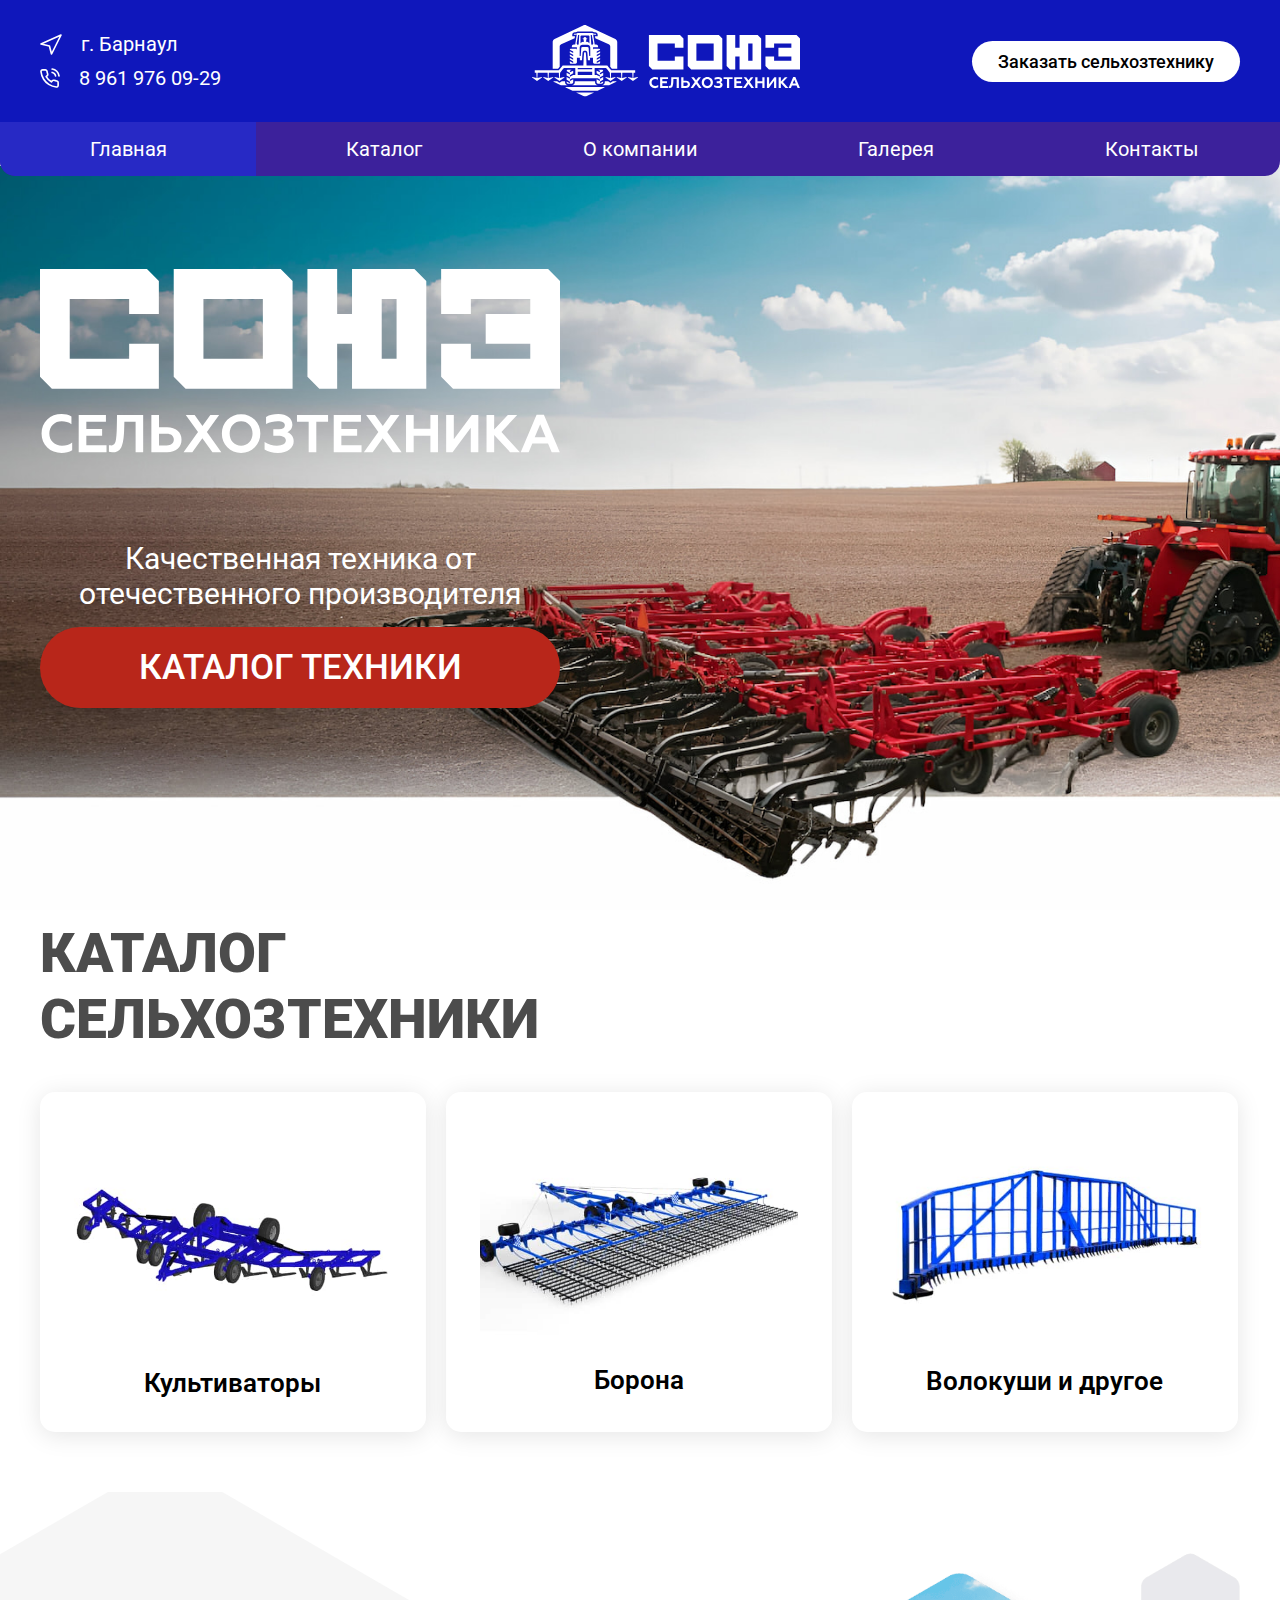
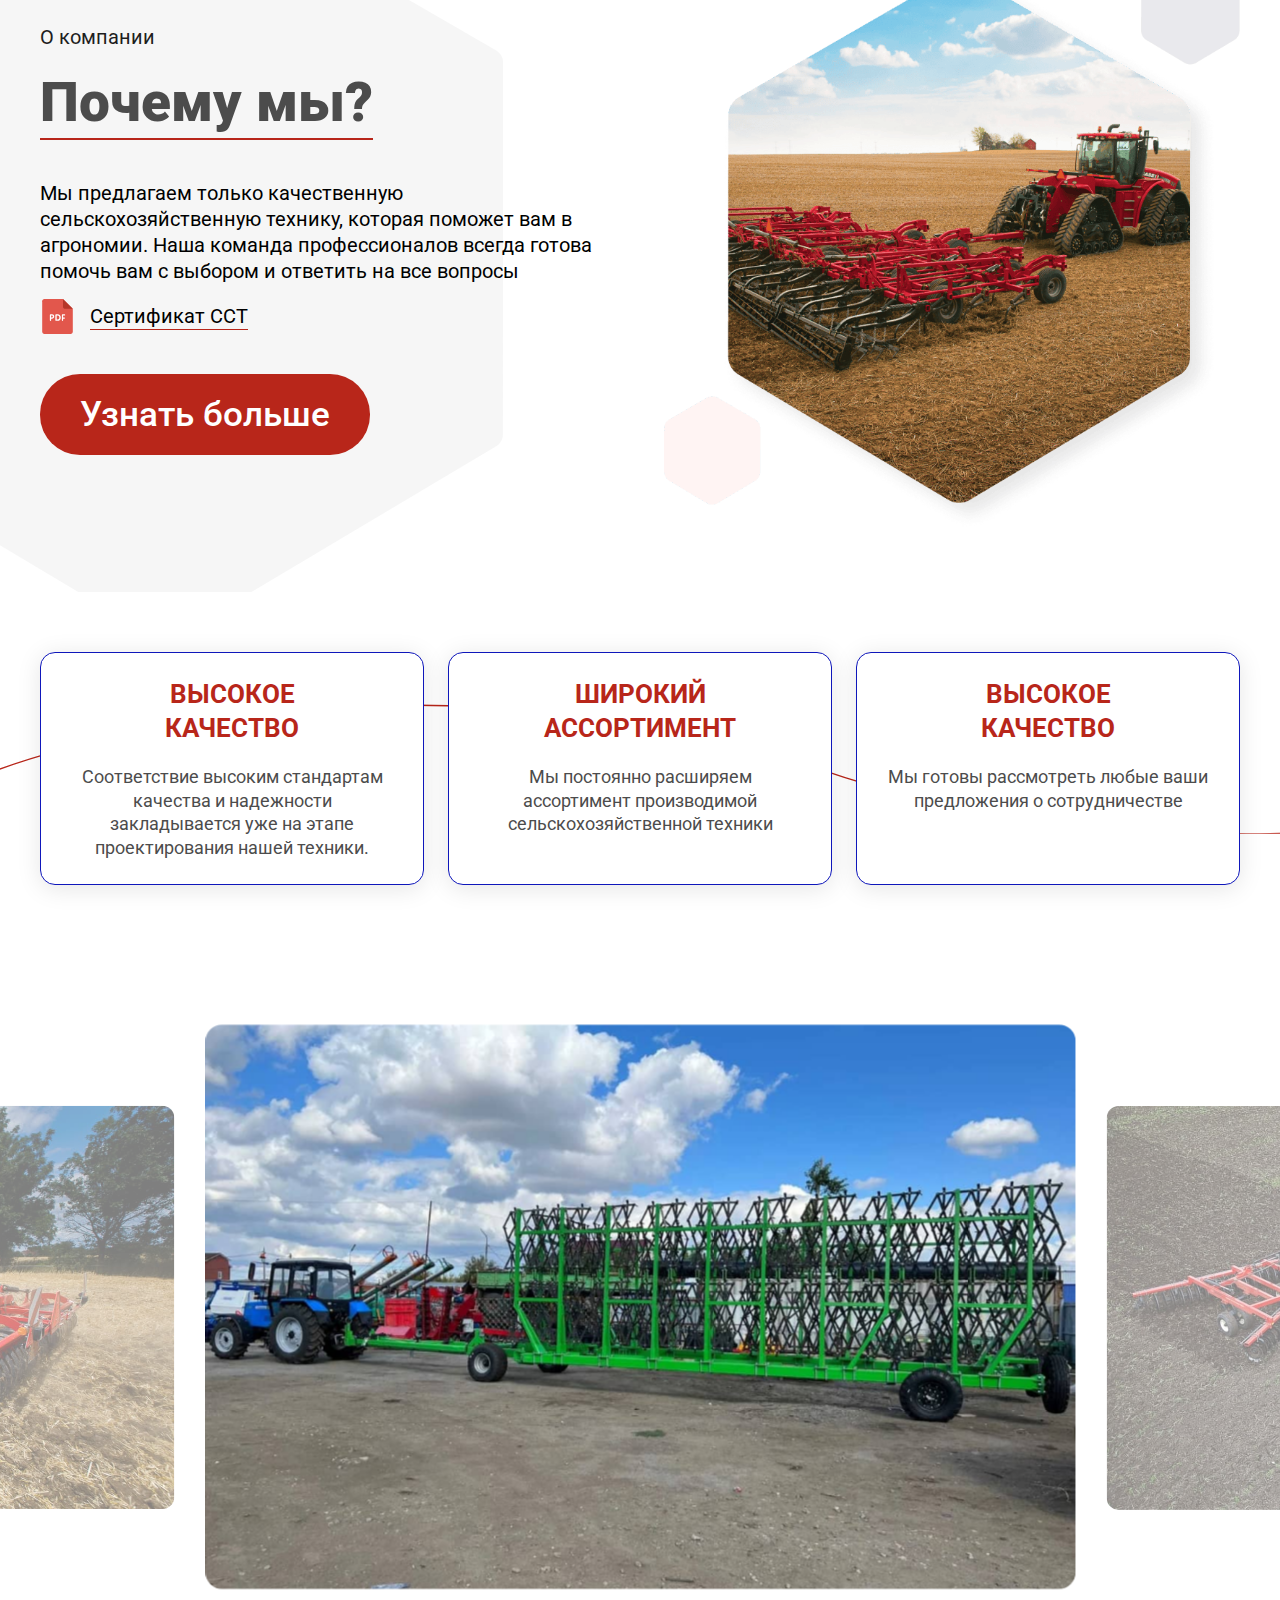
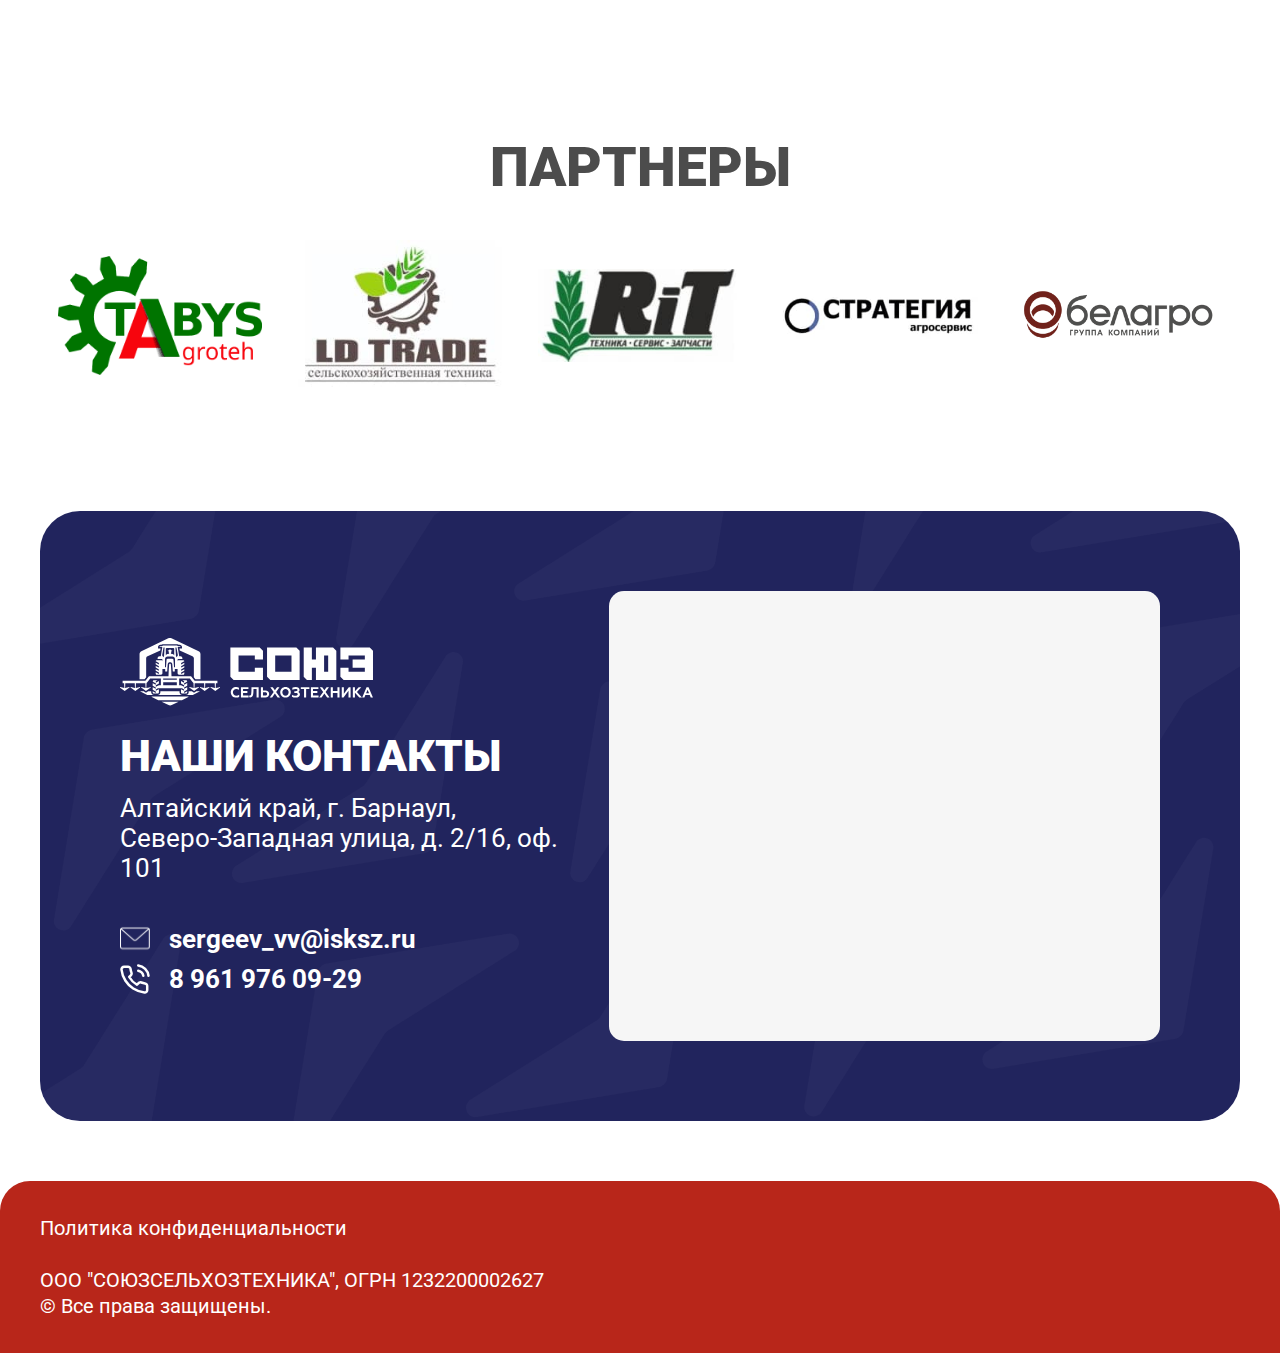
<file: index.html>
<!DOCTYPE html>
<html lang="ru">

<head>
    <meta charset="UTF-8">
    <meta name="viewport" content="width=device-width, initial-scale=1.0">
    <title>СОЮЗ "Союзсельхозтехника"</title>
    <meta name="theme-color" content="#B8261A">
    <!-- <link rel="shortcut icon" href="favicon.ico" type="image/x-icon"> -->
    <link
        href="https://fonts.googleapis.com/css2?family=Roboto:ital,wght@0,100;0,300;0,400;0,500;0,700;0,900;1,100;1,300;1,400;1,500;1,700;1,900&display=swap"
        rel="stylesheet">
    <link rel="stylesheet" href="./css/style.css?ver=2">
    <link rel="stylesheet" href="./css/jquery.fancybox.min.css">

</head>

<body class="fx-col">
    <header class="header --main">
        <div class="header-top fx-ac fx-jb">
            <p class="header-cont">
                <span class="fx-ac header-cont__item">
                    <img src="img/location.svg" alt="i">
                    <span>г. Барнаул</span>
                </span>
                <span class="fx-ac header-cont__item">
                    <img src="img/phone.svg" alt="i">
                    <a href="tel:89619760929">8 961 976 09-29</a>
                </span>
            </p>
            <a href="./index.html" class="logo"><img src="img/logo.svg" alt="i"></a>
            <a href="#" class="btn --white" data-modal="modal">Заказать сельхозтехнику</a>
            <button class="btn__menu"><span></span></button>
        </div>
        <ul class="header-nav fx-ac fx-jb">
            <li><a href="#" class="header-nav__link active">Главная</a></li>
            <li><a href="./catalog.html" class="header-nav__link">Каталог</a></li>
            <li><a href="#about" class="header-nav__link">О компании</a></li>
            <li><a href="#galery" class="header-nav__link">Галерея</a></li>
            <!-- <li><a href="#" class="header-nav__link">Акции</a></li>
            <li><a href="#" class="header-nav__link">Отзывы</a></li> -->
            <li><a href="#contact" class="header-nav__link">Контакты</a></li>
            <li class="mob-show"><button data-modal="modal" class="btn --white">Заказать сельхозтехнику</button></li>
            <li class="mob-show">
                <span class="fx-ac header-cont__item">
                    <img src="img/phone.svg" alt="i">
                    <a href="tel:89619760929">8 961 976 09-29</a>
                </span>
                <span class="fx-ac header-cont__item">
                    <img src="img/location.svg" alt="i">
                    <span>
                        Алтайский край, г. Барнаул, <br>
                        Северо-Западная улица, д. 2, оф. 101
                    </span>
                </span>
            </li>
        </ul>
    </header>

    <main class="main">
        <div class="container">
            <div class="content">
                <img src="img/logo-2.svg" class="main__head" alt="i">
                <p class="main__text">
                    Качественная техника от отечественного производителя
                </p>
                <a href="./catalog.html" class="btn --lg">КАТАЛОГ ТЕХНИКИ</a>
            </div>
        </div>
        <picture>
            <source media="(min-width: 1100px)" srcset="img/main.jpg">
            <img src="img/main-mob.jpg" alt="i" class="main__bg">
        </picture>
    </main>

    <section class="cat">
        <div class="container">
            <h2>КАТАЛОГ <br> СЕЛЬХОЗТЕХНИКИ</h2>
            <div class="fx-w cat-wrap">
                <a href="./card.html" class="item">
                    <img src="img/it-1.jpg" alt="i" loading="lazy">
                    <h3>Культиваторы</h3>
                </a>
                <a href="./card.html" class="item">
                    <img src="img/it-2.jpg" alt="i" loading="lazy">
                    <h3>Борона</h3>
                </a>
                <a href="./card.html" class="item">
                    <img src="img/it-3.jpg" alt="i" loading="lazy">
                    <h3>Волокуши и другое</h3>
                </a>
            </div>
        </div>
    </section>

    <section class="why" id="about">
        <div class="container fx-jb fx-ac">
            <div class="title">
                <p class="descr">О компании</p>
                <h2>Почему мы?</h2>
                <img src="img/why-pc.png" class="why__img mob-show" alt="i" loading="lazy">
                <p class="text">
                    Мы предлагаем только качественную сельскохозяйственную технику, которая поможет вам в агрономии.
                    Наша команда профессионалов всегда готова помочь вам с выбором и ответить на все вопросы <br>
                    <a href="pdf/Сертификат ССТ.pdf" title="Скачать Сертификат" class="link fx-ac"
                        download="Сертификат ССТ">
                        <img src="img/pdf.svg" alt="i" loading="lazy">
                        <span> Сертификат ССТ</span>
                    </a>
                </p>
                <a href="#" class="btn --lg">Узнать больше</a>
            </div>
            <img src="img/why-pc.png" class="why__img mob-hide" alt="i" loading="lazy">
        </div>
    </section>

    <section class="features">
        <div class="container fx-jb fx-w">
            <div class="item">
                <h3>ВЫСОКОЕ <br> КАЧЕСТВО</h3>
                <p>Соответствие высоким стандартам качества и надежности закладывается уже на этапе проектирования нашей
                    техники.</p>
            </div>
            <div class="item">
                <h3>ШИРОКИЙ <br> АССОРТИМЕНТ</h3>
                <p>Мы постоянно расширяем ассортимент производимой сельскохозяйственной техники</p>
            </div>
            <div class="item">
                <h3>ВЫСОКОЕ <br> КАЧЕСТВО</h3>
                <p>Мы готовы рассмотреть любые ваши предложения о сотрудничестве</p>
            </div>
        </div>
    </section>

    <div class="galery-slider fx" id="galery">
        <div class="galery-slide">
            <a href="img/g-1.jpg" data-fancybox="g-2">
                <img src="img/g-1.jpg" alt="i">
            </a>
        </div>
        <div class="galery-slide">
            <a href="img/g-2.jpg" data-fancybox="g-2">
                <img src="img/g-2.jpg" alt="i">
            </a>
        </div>
        <div class="galery-slide">
            <a href="img/g-3.jpg" data-fancybox="g-2">
                <img src="img/g-3.jpg" alt="i">
            </a>
        </div>
        <div class="galery-slide">
            <a href="img/g-2.jpg" data-fancybox="g-2">
                <img src="img/g-2.jpg" alt="i">
            </a>
        </div>
        <div class="galery-slide">
            <a href="img/g-3.jpg" data-fancybox="g-2">
                <img src="img/g-3.jpg" alt="i">
            </a>
        </div>
    </div>

    <section class="partners">
        <div class="container">
            <h2>ПАРТНЕРЫ</h2>
            <div class="fx-ac partners-wrap">
                <img src="img/p-1.png" alt="i" loading="lazy">
                <img src="img/p-2.jpg" alt="i" loading="lazy">
                <img src="img/p-3.jpg" alt="i" loading="lazy">
                <img src="img/p-4.jpg" alt="i" loading="lazy">
                <img src="img/p-5.png" alt="i" loading="lazy">
            </div>
        </div>
    </section>

    <!-- <section class="review">
        <div class="container">
            <h2>ОТЗЫВЫ НАШИХ КЛИЕНТОВ</h2>
            <div class="review-slider">
                <div class="review-item fx-ac">
                    <img src="img/rev-1.jpg" alt="i" loading="lazy" class="review-img">
                    <div class="review-title">
                        <h3 class="review__heading">Иван Курдогло</h3>
                        <p class="review__rate fx-ac">
                            <span>Оценка 5</span> <img src="img/stars.svg" alt="i" loading="lazy">
                        </p>
                        <p class="review__text">
                            Купил кпш-13. Уже год работает, надежная, качественная техника, спасибо!
                        </p>
                    </div>
                </div>
                <div class="review-item fx-ac">
                    <img src="img/rev-2.jpg" alt="i" loading="lazy" class="review-img">
                    <div class="review-title">
                        <h3 class="review__heading">Сергей Ситников</h3>
                        <p class="review__rate fx-ac">
                            <span>Оценка 5</span> <img src="img/stars.svg" alt="i" loading="lazy">
                        </p>
                        <p class="review__text">
                            Отличная техника, крепкая, надежная и недорогая. Рекомендую!
                        </p>
                    </div>
                </div>
                <div class="review-item fx-ac">
                    <img src="img/rev-3.jpg" alt="i" loading="lazy" class="review-img">
                    <div class="review-title">
                        <h3 class="review__heading">Иван Курдогло</h3>
                        <p class="review__rate fx-ac">
                            <span>Оценка 5</span> <img src="img/stars.svg" alt="i" loading="lazy">
                        </p>
                        <p class="review__text">
                            Купил кпш-13. Уже год работает, надежная, качественная техника, спасибо!
                        </p>
                    </div>
                </div>
            </div>
        </div>
    </section> -->

    <section class="contacts" id="contact">
        <div class="container">
            <div class="contacts-box fx-ac">
                <div class="title">
                    <img src="img/logo.svg" class="logo" alt="i" loading="lazy">
                    <h2>НАШИ КОНТАКТЫ</h2>
                    <p class="text">
                        Алтайский край, г. Барнаул, <br>
                        Северо-Западная улица, д. 2/16, оф. 101
                    </p>
                    <p class="header-cont">
                        <span class="fx-ac header-cont__item">
                            <img src="img/email.svg" alt="i">
                            <a href="mailto:sergeev_vv@isksz.ru">sergeev_vv@isksz.ru</a>
                        </span>
                        <span class="fx-ac header-cont__item">
                            <img src="img/phone.svg" alt="i">
                            <a href="tel:89619760929">8 961 976 09-29</a>
                        </span>
                    </p>
                </div>
                <iframe
                    src="https://yandex.ru/map-widget/v1/?um=constructor%3A0839fcd474fe929800f3a0167cd0bfcd900f1a19b8a05e85f59c78dbe3d756e3&amp;source=constructor"
                    loading="lazy"></iframe>
            </div>
        </div>
    </section>

    <footer class="footer">
        <div class="continer fx-ac fx-jb">
            <p class="footer__text">
                <a href="#">Политика конфиденциальности</a>
                <br>
                <br>
                ООО "СОЮЗСЕЛЬХОЗТЕХНИКА", <br class="mob-show">
                ОГРН 1232200002627 <br>
                © Все права защищены.
            </p>
            <!-- <div class="soc fx-ac">
                <a href="#" target="_blank"><img src="img/telegram.svg" alt="i" loading="lazy"></a>
                <a href="#" target="_blank"><img src="img/VK.svg" alt="i" loading="lazy"></a>
            </div> -->
        </div>
    </footer>

    <div class="modal" id="modal">
        <div class="modal-content">
            <button class="modal-close">&times;</button>
            <h3 class="h2">ОСТАВЬТЕ ЗАЯВКУ</h3>
            <p>Наши менеджеры свяжутся с Вами и ответят на все интересующие вопросы.</p>
            <form action="#" class="fx-w fx-jb">
                <div class="inp-wrap">
                    <label for="m_name">Ваше имя, фамилия</label>
                    <input type="text" id="m_name" name="uname" required placeholder="Иван Иванов">
                </div>
                <div class="inp-wrap">
                    <label for="m_phone">Номер телефона</label>
                    <input type="tel" name="uphone" id="m_phone" required placeholder="+7 999 999 99-99">
                </div>
                <div class="inp-wrap checkbox">
                    <input type="checkbox" name="checkbox" checked id="checkbox" required>
                    <label for="checkbox" class="checkbox">Я даю согласие на обработку моей личной информации</label>
                </div>
                <button type="submit" class="btn">ОТПРАВИТЬ</button>
            </form>
        </div>
    </div>

    <script src="js/jquery-3.7.1.min.js"></script>
    <script src="js/jquery.inputmask.min.js"></script>
    <script src="js/slick.min.js"></script>
    <script src="js/script.js"></script>
    <script src="js/jquery.fancybox.min.js"></script>
</body>

</html>
</file>
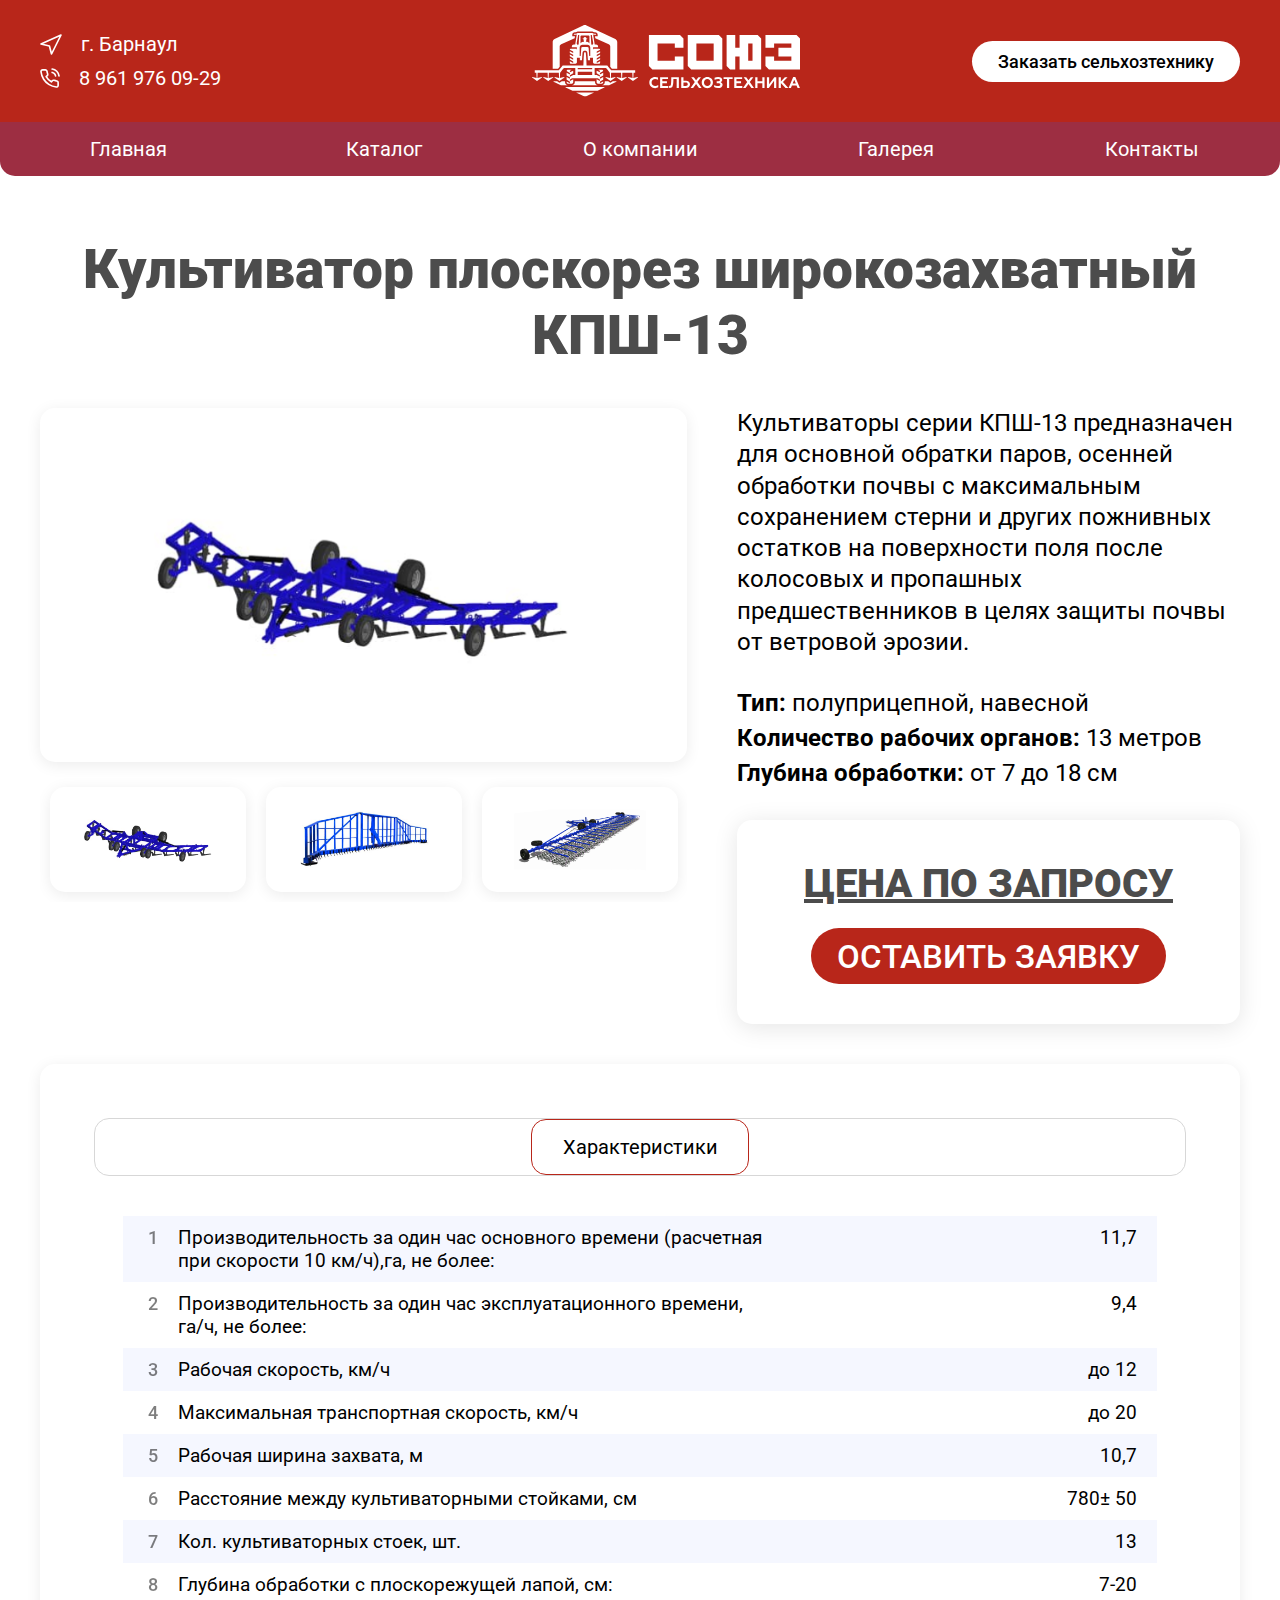
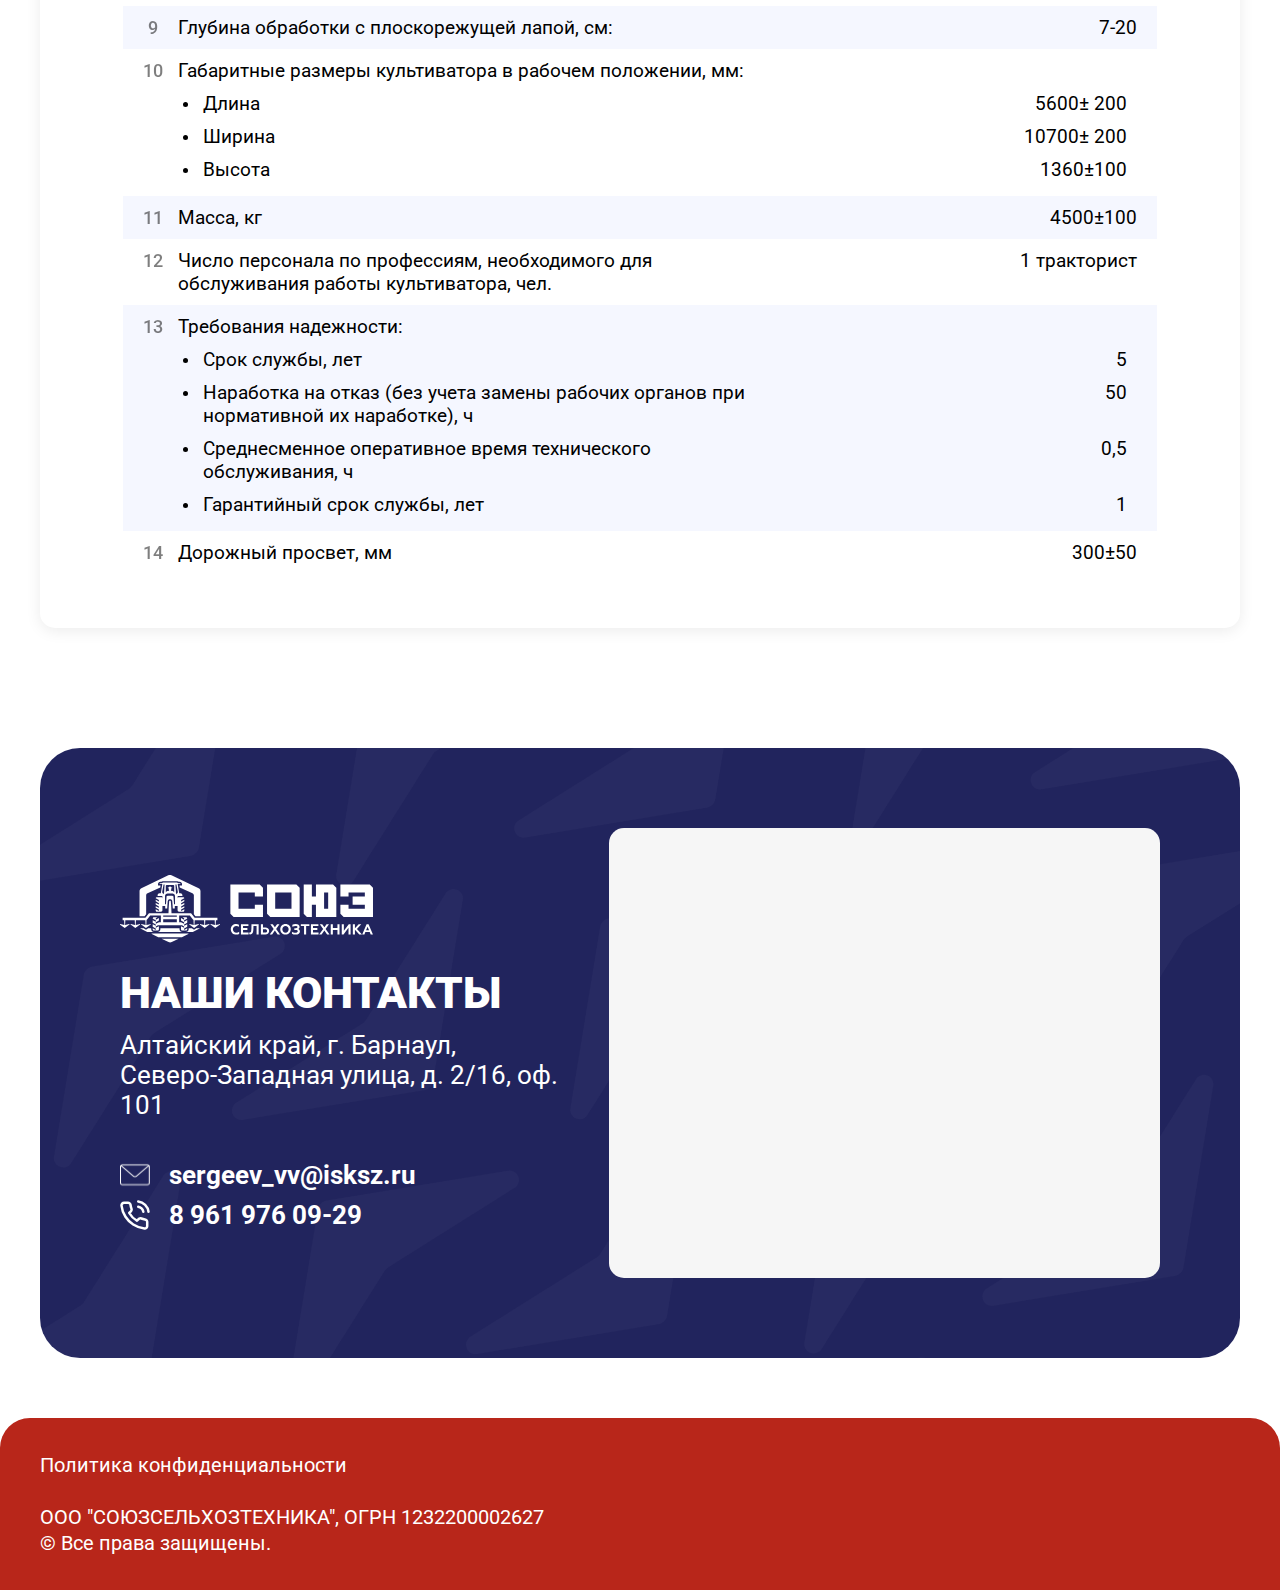
<file: card.html>
<!DOCTYPE html>
<html lang="ru">

<head>
    <meta charset="UTF-8">
    <meta name="viewport" content="width=device-width, initial-scale=1.0">
    <title>СОЮЗ "Союзсельхозтехника"</title>
    <meta name="theme-color" content="#0F17BB">
    <!-- <link rel="shortcut icon" href="favicon.ico" type="image/x-icon"> -->
    <link
        href="https://fonts.googleapis.com/css2?family=Roboto:ital,wght@0,100;0,300;0,400;0,500;0,700;0,900;1,100;1,300;1,400;1,500;1,700;1,900&display=swap"
        rel="stylesheet">
    <link rel="stylesheet" href="./css/style.css?ver=2">
    <link rel="stylesheet" href="./css/jquery.fancybox.min.css">

</head>

<body class="fx-col">
    <header class="header">
        <div class="header-top fx-ac fx-jb">
            <p class="header-cont">
                <span class="fx-ac header-cont__item">
                    <img src="img/location.svg" alt="i">
                    <span>г. Барнаул</span>
                </span>
                <span class="fx-ac header-cont__item">
                    <img src="img/phone.svg" alt="i">
                    <a href="tel:89619760929">8 961 976 09-29</a>
                </span>
            </p>
            <a href="./index.html" class="logo"><img src="img/logo.svg" alt="i"></a>
            <a href="#" class="btn --white" data-modal="modal">Заказать сельхозтехнику</a>
            <button class="btn__menu"><span></span></button>
        </div>
        <ul class="header-nav fx-ac fx-jb">
            <li><a href="index.html" class="header-nav__link">Главная</a></li>
            <li><a href="./catalog.html" class="header-nav__link">Каталог</a></li>
            <li><a href="./index.html#about" class="header-nav__link">О компании</a></li>
            <li><a href="./index.html#galery" class="header-nav__link">Галерея</a></li>
            <!-- <li><a href="#" class="header-nav__link">Акции</a></li>
            <li><a href="#" class="header-nav__link">Отзывы</a></li> -->
            <li><a href="#contact" class="header-nav__link">Контакты</a></li>
            <li class="mob-show"><button data-modal="modal" class="btn --white">Заказать сельхозтехнику</button></li>
            <li class="mob-show">
                <span class="fx-ac header-cont__item">
                    <img src="img/phone.svg" alt="i">
                    <a href="tel:89619760929">8 961 976 09-29</a>
                </span>
                <span class="fx-ac header-cont__item">
                    <img src="img/location.svg" alt="i">
                    <span>
                        Алтайский край, г. Барнаул, <br>
                        Северо-Западная улица, д. 2, оф. 101
                    </span>
                </span>
            </li>
        </ul>
    </header>

    <main class="card">
        <div class="container">
            <h1 class="h2">Культиватор плоскорез широкозахватный КПШ-13</h1>

            <div class="card-wrap fx-as">
                <div class="card-img">
                    <div class="card-slider">
                        <div class="card-slide"><img src="img/it-1.jpg" alt="it"></div>
                        <div class="card-slide"><img src="img/it-3.jpg" alt="it"></div>
                        <div class="card-slide"><img src="img/it-7.jpg" alt="it"></div>
                        <div class="card-slide"><img src="img/it-4.jpg" alt="it"></div>
                        <div class="card-slide"><img src="img/it-5.jpg" alt="it"></div>
                        <div class="card-slide"><img src="img/it-6.jpg" alt="it"></div>
                    </div>
                    <div class="card-navs">
                        <div class="card-nav"><img src="img/it-1.jpg" alt="it"></div>
                        <div class="card-nav"><img src="img/it-3.jpg" alt="it"></div>
                        <div class="card-nav"><img src="img/it-7.jpg" alt="it"></div>
                        <div class="card-nav"><img src="img/it-4.jpg" alt="it"></div>
                        <div class="card-nav"><img src="img/it-5.jpg" alt="it"></div>
                        <div class="card-nav"><img src="img/it-6.jpg" alt="it"></div>
                    </div>
                </div>
                <div class="card-title">
                    <p>
                        Культиваторы серии КПШ-13 предназначен для основной обратки паров, осенней обработки почвы с
                        максимальным сохранением стерни и других пожнивных остатков на поверхности поля после колосовых
                        и пропашных предшественников в целях защиты почвы от ветровой эрозии.
                    </p>
                    <ul>
                        <li><b>Тип:</b> полуприцепной, навесной</li>
                        <li><b>Количество рабочих органов:</b> 13 метров</li>
                        <li><b>Глубина обработки:</b> от 7 до 18 см</li>
                    </ul>
                    <div class="card-price">
                        <h3 class="h2">ЦЕНА ПО ЗАПРОСУ</h3>
                        <button class="btn" data-modal="modal">ОСТАВИТЬ ЗАЯВКУ</button>
                    </div>
                </div>
            </div>

            <div class="card-info">
                <div class="tabs fx-ac fx-jc">
                    <!-- <button class="tabs__btn" data-tab="1">Описание</button> -->
                    <button class="tabs__btn active" data-tab="2">Характеристики</button>
                    <!-- <button class="tabs__btn" data-tab="3">Особенности</button> -->
                </div>

                <div class="tabs-content" data-tab-content="2">
                    <ul class="card-info__list">
                        <li>
                            <span>Производительность за один час основного времени (расчетная при скорости 10
                                км/ч),га, не более:</span>
                            <i>11,7</i>
                        </li>
                        <li>
                            <span>Производительность за один час эксплуатационного времени, га/ч, не более:</span>
                            <i>9,4</i>
                        </li>
                        <li>
                            <span>Рабочая скорость, км/ч</span>
                            <i>до 12</i>
                        </li>
                        <li>
                            <span>Максимальная транспортная скорость, км/ч</span>
                            <i>до 20</i>
                        </li>
                        <li>
                            <span>Рабочая ширина захвата, м</span>
                            <i>10,7</i>
                        </li>
                        <li>
                            <span>Расстояние между культиваторными стойками, см</span>
                            <i>780± 50</i>
                        </li>
                        <li>
                            <span>Кол. культиваторных стоек, шт.</span>
                            <i>13</i>
                        </li>
                        <li>
                            <span>Глубина обработки с плоскорежущей лапой, см:</span>
                            <i>7-20</i>
                        </li>
                        <li>
                            <span>Глубина обработки с плоскорежущей лапой, см:</span>
                            <i>7-20</i>
                        </li>
                        <li>
                            <span>Габаритные размеры культиватора в рабочем положении, мм: </span>
                            <ul>
                                <li>
                                    <span>длина</span>
                                    <i>5600± 200</i>
                                </li>
                                <li>
                                    <span>ширина</span>
                                    <i>10700± 200</i>
                                </li>
                                <li>
                                    <span>высота</span>
                                    <i>1360±100</i>
                                </li>
                            </ul>
                        </li>
                        <li>
                            <span>Масса, кг</span>
                            <i>4500±100</i>
                        </li>
                        <li>
                            <span>Число персонала по профессиям, необходимого для обслуживания работы культиватора,
                                чел.</span>
                            <i>1 тракторист</i>
                        </li>
                        <li>
                            <span>Требования надежности:</span>
                            <ul>
                                <li>
                                    <span>срок службы, лет </span>
                                    <i>5 </i>
                                </li>
                                <li>
                                    <span>наработка на отказ (без учета замены рабочих органов при нормативной их
                                        наработке), ч</span>
                                    <i>50</i>
                                </li>
                                <li>
                                    <span>среднесменное оперативное время технического обслуживания, ч</span>
                                    <i>0,5</i>
                                </li>
                                <li>
                                    <span>гарантийный срок службы, лет</span>
                                    <i>1</i>
                                </li>
                            </ul>
                        </li>
                        <li>
                            <span>Дорожный просвет, мм</span>
                            <i>300±50</i>
                        </li>
                    </ul>
                </div>

            </div>

        </div>
    </main>

    <section class="contacts" id="contact">
        <div class="container">
            <div class="contacts-box fx-ac">
                <div class="title">
                    <img src="img/logo.svg" class="logo" alt="i" loading="lazy">
                    <h2>НАШИ КОНТАКТЫ</h2>
                    <p class="text">
                        Алтайский край, г. Барнаул, <br>
                        Северо-Западная улица, д. 2/16, оф. 101
                    </p>
                    <p class="header-cont">
                        <span class="fx-ac header-cont__item">
                            <img src="img/email.svg" alt="i">
                            <a href="mailto:sergeev_vv@isksz.ru">sergeev_vv@isksz.ru</a>
                        </span>
                        <span class="fx-ac header-cont__item">
                            <img src="img/phone.svg" alt="i">
                            <a href="tel:89619760929">8 961 976 09-29</a>
                        </span>
                    </p>
                </div>
                <iframe
                    src="https://yandex.ru/map-widget/v1/?um=constructor%3A0839fcd474fe929800f3a0167cd0bfcd900f1a19b8a05e85f59c78dbe3d756e3&amp;source=constructor"
                    loading="lazy"></iframe>
            </div>
        </div>
    </section>

    <footer class="footer">
        <div class="continer fx-ac fx-jb">
            <p class="footer__text">
                <a href="#">Политика конфиденциальности</a>
                <br>
                <br>
                ООО "СОЮЗСЕЛЬХОЗТЕХНИКА", <br class="mob-show">
                ОГРН 1232200002627 <br>
                © Все права защищены.
            </p>
            <!-- <div class="soc fx-ac">
                <a href="#" target="_blank"><img src="img/telegram.svg" alt="i" loading="lazy"></a>
                <a href="#" target="_blank"><img src="img/VK.svg" alt="i" loading="lazy"></a>
            </div> -->
        </div>
    </footer>

    <div class="modal" id="modal">
        <div class="modal-content">
            <button class="modal-close">&times;</button>
            <h3 class="h2">ОСТАВЬТЕ ЗАЯВКУ</h3>
            <p>Наши менеджеры свяжутся с Вами и ответят на все интересующие вопросы.</p>
            <form action="#" class="fx-w fx-jb">
                <div class="inp-wrap">
                    <label for="m_name">Ваше имя, фамилия</label>
                    <input type="text" id="m_name" name="uname" required placeholder="Иван Иванов">
                </div>
                <div class="inp-wrap">
                    <label for="m_phone">Номер телефона</label>
                    <input type="tel" name="uphone" id="m_phone" required placeholder="+7 999 999 99-99">
                </div>
                <div class="inp-wrap checkbox">
                    <input type="checkbox" name="checkbox" checked id="checkbox" required>
                    <label for="checkbox" class="checkbox">Я даю согласие на обработку моей личной информации</label>
                </div>
                <button type="submit" class="btn">ОТПРАВИТЬ</button>
            </form>
        </div>
    </div>

    <script src="js/jquery-3.7.1.min.js"></script>
    <script src="js/jquery.inputmask.min.js"></script>
    <script src="js/slick.min.js"></script>
    <script src="js/script.js"></script>
    <script src="js/jquery.fancybox.min.js"></script>
</body>

</html>
</file>
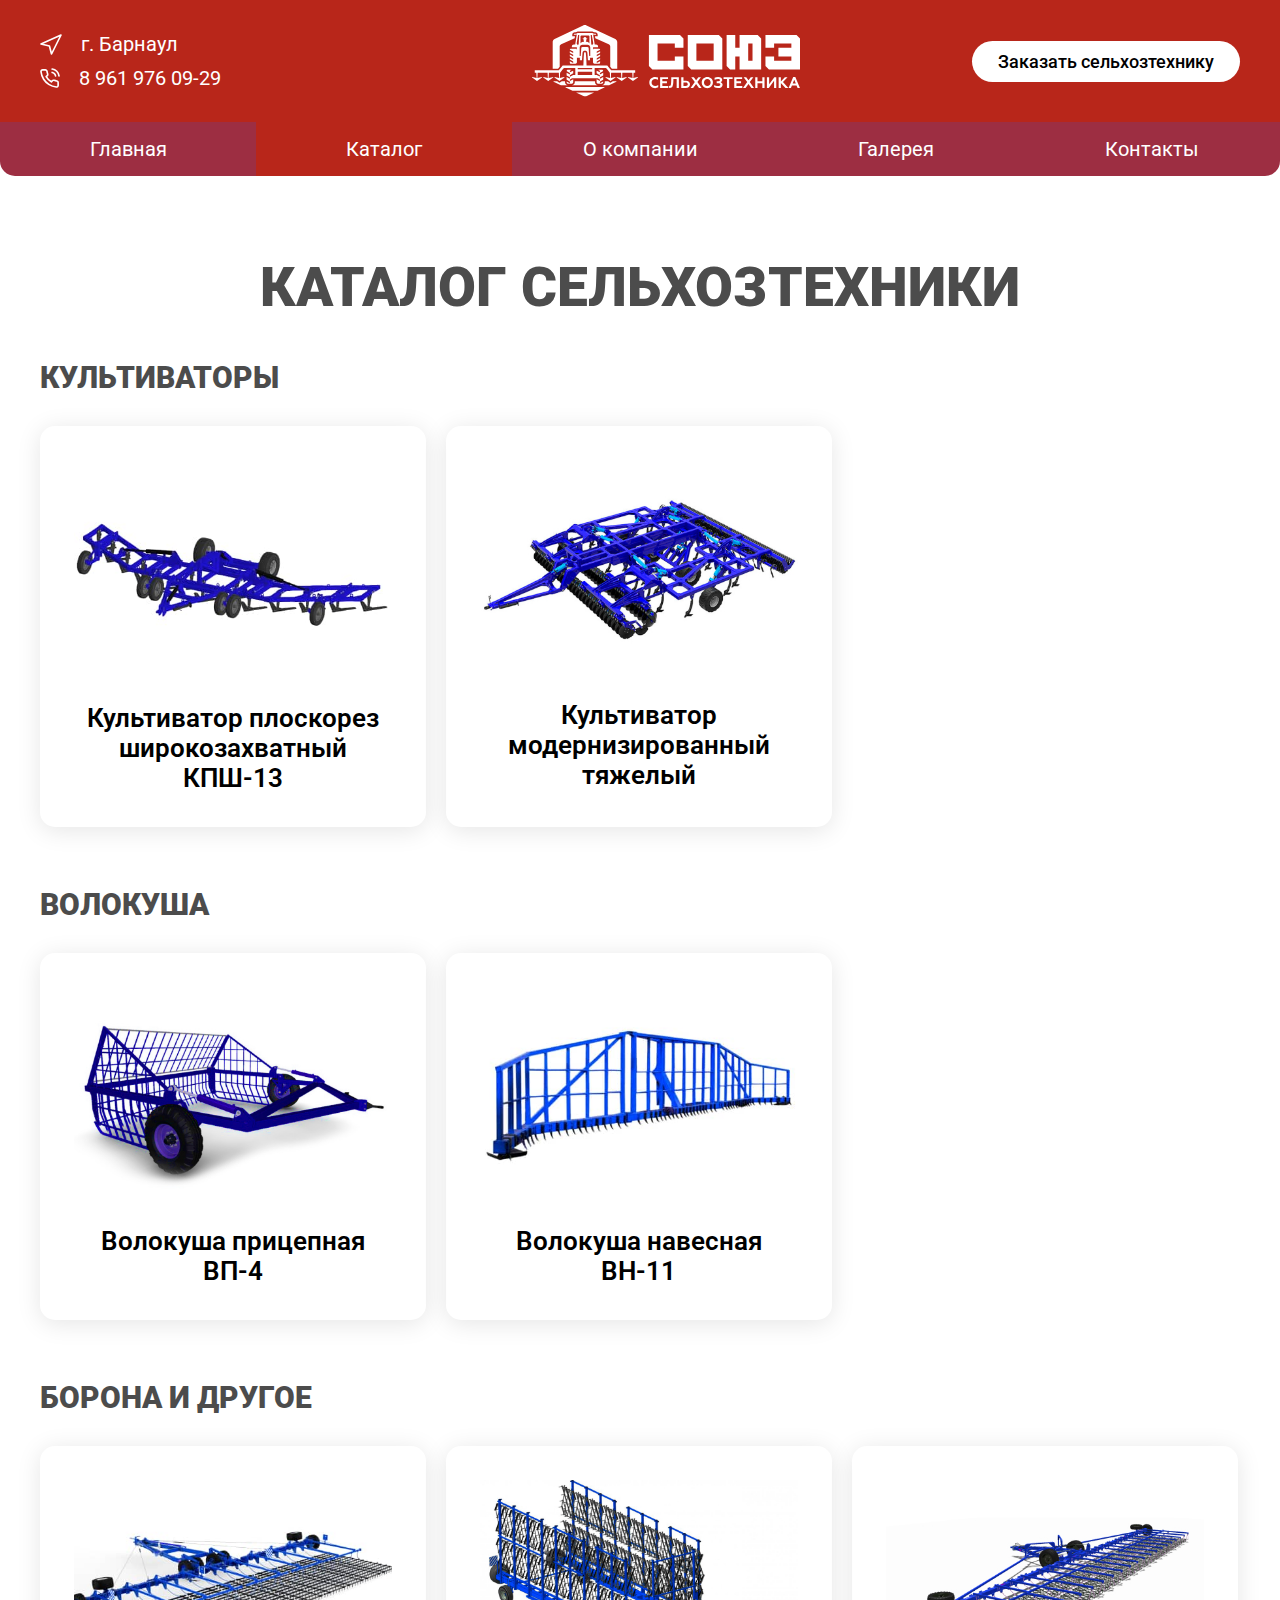
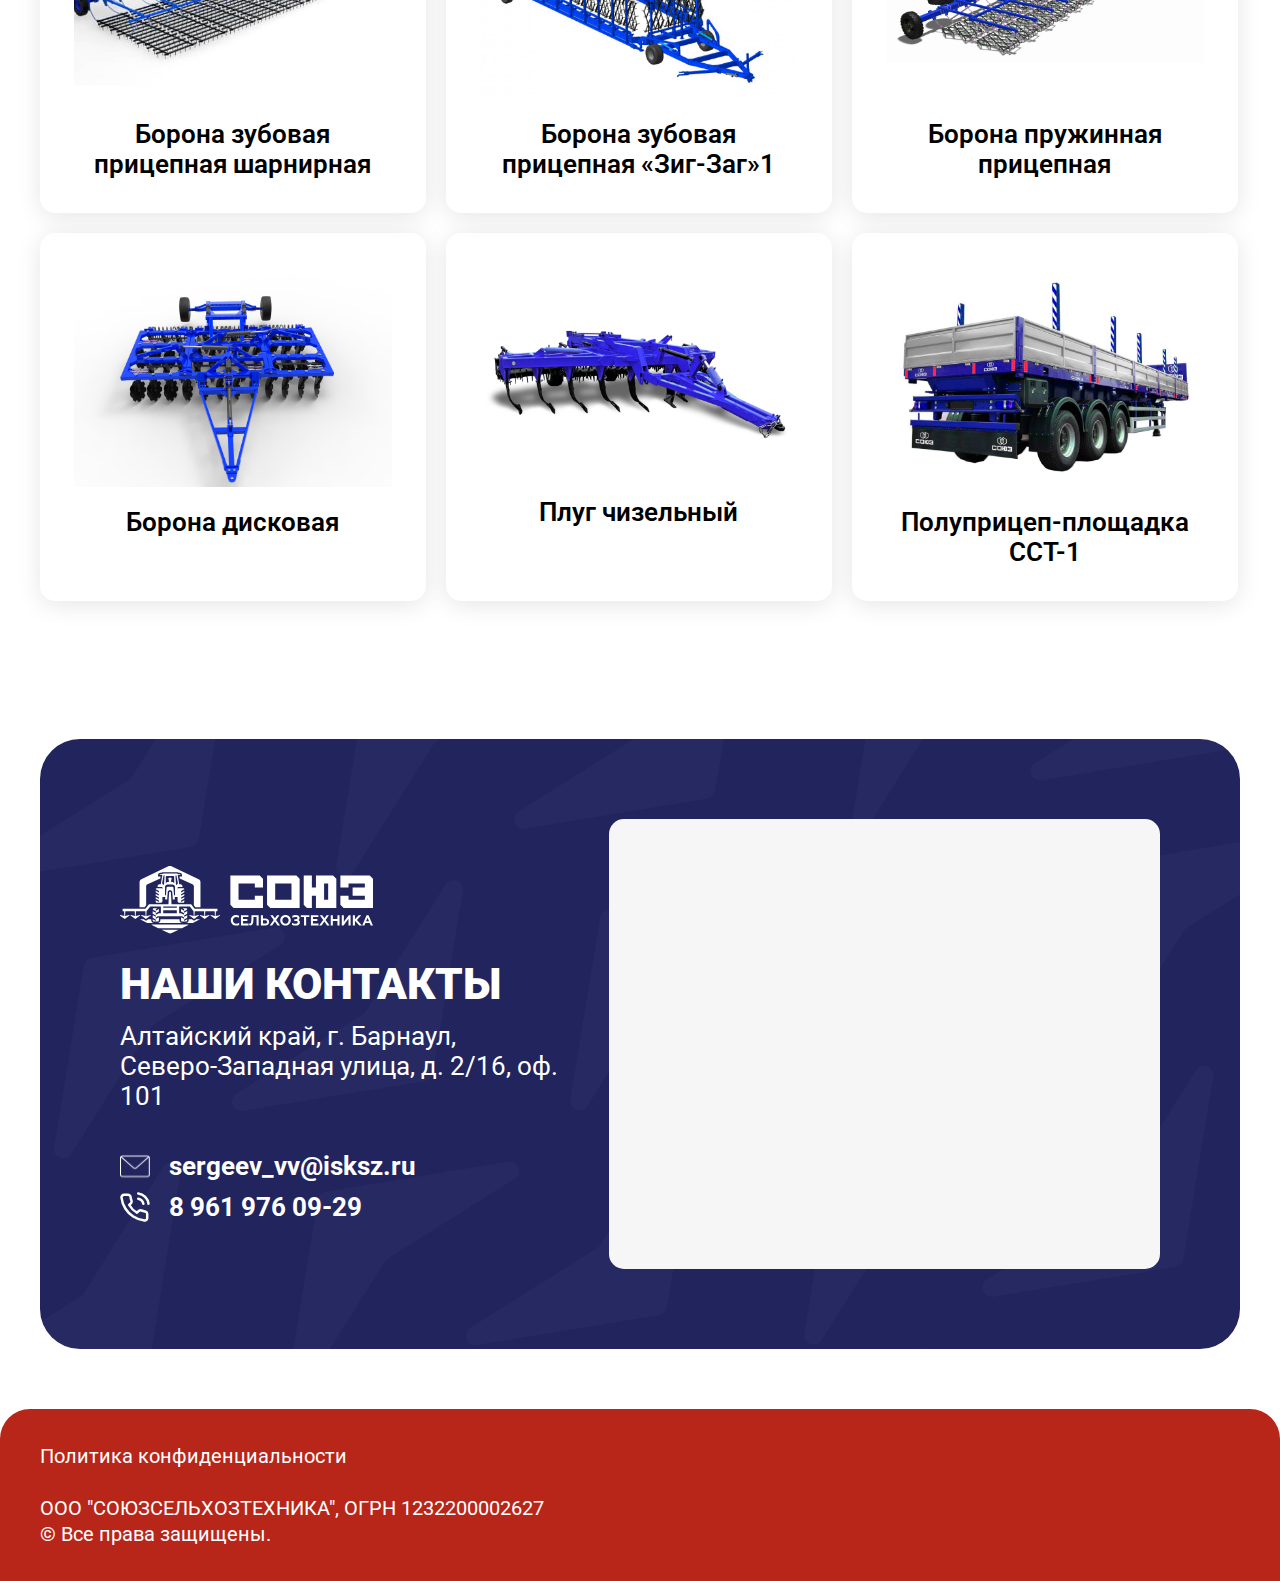
<file: catalog.html>
<!DOCTYPE html>
<html lang="ru">

<head>
    <meta charset="UTF-8">
    <meta name="viewport" content="width=device-width, initial-scale=1.0">
    <title>СОЮЗ "Союзсельхозтехника"</title>
    <meta name="theme-color" content="#0F17BB">
    <!-- <link rel="shortcut icon" href="favicon.ico" type="image/x-icon"> -->
    <link
        href="https://fonts.googleapis.com/css2?family=Roboto:ital,wght@0,100;0,300;0,400;0,500;0,700;0,900;1,100;1,300;1,400;1,500;1,700;1,900&display=swap"
        rel="stylesheet">
    <link rel="stylesheet" href="./css/style.css?ver=2">
    <link rel="stylesheet" href="./css/jquery.fancybox.min.css">

</head>

<body class="fx-col">
    <header class="header">
        <div class="header-top fx-ac fx-jb">
            <p class="header-cont">
                <span class="fx-ac header-cont__item">
                    <img src="img/location.svg" alt="i">
                    <span>г. Барнаул</span>
                </span>
                <span class="fx-ac header-cont__item">
                    <img src="img/phone.svg" alt="i">
                    <a href="tel:89619760929">8 961 976 09-29</a>
                </span>
            </p>
            <a href="./index.html" class="logo"><img src="img/logo.svg" alt="i"></a>
            <a href="#" class="btn --white" data-modal="modal">Заказать сельхозтехнику</a>
            <button class="btn__menu"><span></span></button>
        </div>
        <ul class="header-nav fx-ac fx-jb">
            <li><a href="index.html" class="header-nav__link">Главная</a></li>
            <li><a href="./catalog.html" class="header-nav__link active">Каталог</a></li>
            <li><a href="./index.html#about" class="header-nav__link">О компании</a></li>
            <li><a href="./index.html#galery" class="header-nav__link">Галерея</a></li>
            <!-- <li><a href="#" class="header-nav__link">Акции</a></li>
            <li><a href="#" class="header-nav__link">Отзывы</a></li> -->
            <li><a href="#contact" class="header-nav__link">Контакты</a></li>
            <li class="mob-show"><button data-modal="modal" class="btn --white">Заказать сельхозтехнику</button></li>
            <li class="mob-show">
                <span class="fx-ac header-cont__item">
                    <img src="img/phone.svg" alt="i">
                    <a href="tel:89619760929">8 961 976 09-29</a>
                </span>
                <span class="fx-ac header-cont__item">
                    <img src="img/location.svg" alt="i">
                    <span>
                        Алтайский край, г. Барнаул, <br>
                        Северо-Западная улица, д. 2, оф. 101
                    </span>
                </span>
            </li>
        </ul>
    </header>

    <main class="cat cat--main">
        <div class="container">
            <h1 class="h2">КАТАЛОГ СЕЛЬХОЗТЕХНИКИ</h1>

            <h2 class="subheading">КУЛЬТИВАТОРЫ</h2>
            <div class="fx-w cat-wrap">
                <a href="./card.html" class="item">
                    <img src="img/it-1.jpg" alt="i" loading="lazy">
                    <h3>Культиватор плоскорез широкозахватный КПШ-13</h3>
                </a>
                <a href="./card.html" class="item">
                    <img src="img/it-4.jpg" alt="i" loading="lazy">
                    <h3>Культиватор модернизированный тяжелый</h3>
                </a>
            </div>

            <h2 class="subheading">ВОЛОКУША</h2>
            <div class="fx-w cat-wrap">
                <a href="./card.html" class="item">
                    <img src="img/it-5.jpg" alt="i" loading="lazy">
                    <h3>Волокуша прицепная ВП-4</h3>
                </a>
                <a href="./card.html" class="item">
                    <img src="img/it-3.jpg" alt="i" loading="lazy">
                    <h3>Волокуша навесная ВН-11</h3>
                </a>
            </div>

            <h2 class="subheading">БОРОНА И ДРУГОЕ</h2>
            <div class="fx-w cat-wrap">
                <a href="./card.html" class="item">
                    <img src="img/it-2.jpg" alt="i" loading="lazy">
                    <h3>Борона зубовая прицепная шарнирная</h3>
                </a>
                <a href="./card.html" class="item">
                    <img src="img/it-6.jpg" alt="i" loading="lazy">
                    <h3>Борона зубовая прицепная «Зиг-Заг»1</h3>
                </a>
                <a href="./card.html" class="item">
                    <img src="img/it-7.jpg" alt="i" loading="lazy">
                    <h3>Борона пружинная прицепная</h3>
                </a>
                <a href="./card.html" class="item">
                    <img src="img/it-8.jpg" alt="i" loading="lazy">
                    <h3>Борона дисковая</h3>
                </a>
                <a href="./card.html" class="item">
                    <img src="img/it-9.jpg" alt="i" loading="lazy">
                    <h3>Плуг чизельный</h3>
                </a>
                <a href="./card.html" class="item">
                    <img src="img/it-10.jpg" alt="i" loading="lazy">
                    <h3>Полуприцеп-площадка ССТ-1</h3>
                </a>
            </div>

        </div>
    </main>

    <section class="contacts" id="contact">
        <div class="container">
            <div class="contacts-box fx-ac">
                <div class="title">
                    <img src="img/logo.svg" class="logo" alt="i" loading="lazy">
                    <h2>НАШИ КОНТАКТЫ</h2>
                    <p class="text">
                        Алтайский край, г. Барнаул, <br>
                        Северо-Западная улица, д. 2/16, оф. 101
                    </p>
                    <p class="header-cont">
                        <span class="fx-ac header-cont__item">
                            <img src="img/email.svg" alt="i">
                            <a href="mailto:sergeev_vv@isksz.ru">sergeev_vv@isksz.ru</a>
                        </span>
                        <span class="fx-ac header-cont__item">
                            <img src="img/phone.svg" alt="i">
                            <a href="tel:89619760929">8 961 976 09-29</a>
                        </span>
                    </p>
                </div>
                <iframe
                    src="https://yandex.ru/map-widget/v1/?um=constructor%3A0839fcd474fe929800f3a0167cd0bfcd900f1a19b8a05e85f59c78dbe3d756e3&amp;source=constructor"
                    loading="lazy"></iframe>
            </div>
        </div>
    </section>

    <footer class="footer">
        <div class="continer fx-ac fx-jb">
            <p class="footer__text">
                <a href="#">Политика конфиденциальности</a>
                <br>
                <br>
                ООО "СОЮЗСЕЛЬХОЗТЕХНИКА", <br class="mob-show">
                ОГРН 1232200002627 <br>
                © Все права защищены.
            </p>
            <!-- <div class="soc fx-ac">
                <a href="#" target="_blank"><img src="img/telegram.svg" alt="i" loading="lazy"></a>
                <a href="#" target="_blank"><img src="img/VK.svg" alt="i" loading="lazy"></a>
            </div> -->
        </div>
    </footer>

    <div class="modal" id="modal">
        <div class="modal-content">
            <button class="modal-close">&times;</button>
            <h3 class="h2">ОСТАВЬТЕ ЗАЯВКУ</h3>
            <p>Наши менеджеры свяжутся с Вами и ответят на все интересующие вопросы.</p>
            <form action="#" class="fx-w fx-jb">
                <div class="inp-wrap">
                    <label for="m_name">Ваше имя, фамилия</label>
                    <input type="text" id="m_name" name="uname" required placeholder="Иван Иванов">
                </div>
                <div class="inp-wrap">
                    <label for="m_phone">Номер телефона</label>
                    <input type="tel" name="uphone" id="m_phone" required placeholder="+7 999 999 99-99">
                </div>
                <div class="inp-wrap checkbox">
                    <input type="checkbox" name="checkbox" checked id="checkbox" required>
                    <label for="checkbox" class="checkbox">Я даю согласие на обработку моей личной информации</label>
                </div>
                <button type="submit" class="btn">ОТПРАВИТЬ</button>
            </form>
        </div>
    </div>

    <script src="js/jquery-3.7.1.min.js"></script>
    <script src="js/jquery.inputmask.min.js"></script>
    <script src="js/slick.min.js"></script>
    <script src="js/script.js"></script>
    <script src="js/jquery.fancybox.min.js"></script>
</body>

</html>
</file>
<file: css/style.css>
html{font-family:sans-serif;-ms-text-size-adjust:100%;-webkit-text-size-adjust:100%}body{margin:0}article,aside,details,figcaption,figure,footer,header,hgroup,main,nav,section,summary{display:block}audio,canvas,progress,video{display:inline-block;vertical-align:baseline}audio:not([controls]){display:none;height:0}[hidden],template{display:none}a{background:rgba(0,0,0,0)}a:active,a:hover{outline:0}abbr[title]{border-bottom:1px dotted}b,strong{font-weight:bold}dfn{font-style:italic}h1{font-size:2em;margin:.67em 0}mark{background:#ff0;color:#000}small{font-size:80%}sub,sup{font-size:75%;line-height:0;position:relative;vertical-align:baseline}sup{top:-0.5em}sub{bottom:-0.25em}img{border:0}svg:not(:root){overflow:hidden}figure{margin:1em 40px}hr{-moz-box-sizing:content-box;-webkit-box-sizing:content-box;box-sizing:content-box;height:0}pre{overflow:auto}code,kbd,pre,samp{font-family:monospace,monospace;font-size:1em}button,input,optgroup,select,textarea{color:inherit;font:inherit;margin:0}button{overflow:visible}button,select{text-transform:none}button,html input[type=button],input[type=reset],input[type=submit]{-webkit-appearance:button;cursor:pointer}button[disabled],html input[disabled]{cursor:default}button::-moz-focus-inner,input::-moz-focus-inner{border:0;padding:0}input{line-height:normal}input[type=checkbox],input[type=radio]{-webkit-box-sizing:border-box;-moz-box-sizing:border-box;box-sizing:border-box;padding:0}input[type=number]::-webkit-inner-spin-button,input[type=number]::-webkit-outer-spin-button{height:auto}input[type=search]{-webkit-appearance:textfield;-moz-box-sizing:content-box;-webkit-box-sizing:content-box;box-sizing:content-box}input[type=search]::-webkit-search-cancel-button,input[type=search]::-webkit-search-decoration{-webkit-appearance:none}legend{border:0;padding:0}textarea{overflow:auto}optgroup{font-weight:bold}table{border-collapse:collapse;border-spacing:0}td,th{padding:0}*{padding:0;margin:0;-webkit-box-sizing:border-box;-moz-box-sizing:border-box;box-sizing:border-box;border:none;outline:none}:root{--padd: 80px;--fz: 22px}html{scroll-behavior:smooth}body{min-height:100vh;color:#000;background-color:#fff;font-family:"Roboto",sans-serif}body.is_active{overflow:hidden}.container{width:100%;max-width:-webkit-calc(1600px + var(--padd) + var(--padd));max-width:-moz-calc(1600px + var(--padd) + var(--padd));max-width:calc(1600px + var(--padd) + var(--padd));margin-left:auto;margin-right:auto;padding:0 var(--padd)}img{max-width:100%}a,button{display:inline-block;text-decoration:none;-webkit-transition:all ease .2s;-o-transition:all ease .2s;-moz-transition:all ease .2s;transition:all ease .2s;background-color:rgba(0,0,0,0)}a:active,button:active{-webkit-transform:scale(0.98);-moz-transform:scale(0.98);-ms-transform:scale(0.98);-o-transform:scale(0.98);transform:scale(0.98)}a img,button img{display:block}strong{font-weight:600}section{padding:60px 0}h2,.h2{font-size:55px;line-height:120%;font-weight:900;color:#4c4c4c;margin:0 0 40px}mark{background-color:#b8261a;color:#000;display:inline-block;padding:2px 8px 4px}.btn{font-size:var(--fz);line-height:28px;line-height:100%;font-weight:500;text-align:center;color:#fff;display:inline-block;-webkit-border-radius:40px;-moz-border-radius:40px;border-radius:40px;background-color:#b8261a;padding:12px 32px 11px;position:relative;z-index:1;overflow:hidden;-webkit-transition:.3s ease all;-o-transition:.3s ease all;-moz-transition:.3s ease all;transition:.3s ease all}.btn:hover{background-color:rgba(184,38,26,.8)}.btn.--lg{font-size:35px;padding:23px 40px}.btn.--white{color:#000;background-color:#fff}.btn.--white:hover{background-color:rgba(255,255,255,.8)}@media screen and (max-width: 1500px){.btn{font-size:18px}}input{width:100%;display:block;height:50px;border:1px solid #c8c8c8;-webkit-border-radius:60px;-moz-border-radius:60px;border-radius:60px;padding:0 20px}input::-webkit-input-placeholder{color:#dadada}input:-moz-placeholder{color:#dadada}input::-moz-placeholder{color:#dadada}input:-ms-input-placeholder{color:#dadada}input::-ms-input-placeholder{color:#dadada}input::placeholder{color:#dadada}.fx,.fx-w,.fx-ac,.fx-as,.fx-col,.fx-jb,.fx-ae{display:-webkit-box;display:-webkit-flex;display:-moz-box;display:-ms-flexbox;display:flex}.fx-col{-webkit-box-orient:vertical;-webkit-box-direction:normal;-webkit-flex-direction:column;-moz-box-orient:vertical;-moz-box-direction:normal;-ms-flex-direction:column;flex-direction:column}.fx-w{-webkit-flex-wrap:wrap;-ms-flex-wrap:wrap;flex-wrap:wrap}.fx-as{-webkit-box-align:start;-webkit-align-items:flex-start;-moz-box-align:start;-ms-flex-align:start;align-items:flex-start}.fx-ac{-webkit-box-align:center;-webkit-align-items:center;-moz-box-align:center;-ms-flex-align:center;align-items:center}.fx-jc{-webkit-box-pack:center;-webkit-justify-content:center;-moz-box-pack:center;-ms-flex-pack:center;justify-content:center}.fx-jb{-webkit-box-pack:justify;-webkit-justify-content:space-between;-moz-box-pack:justify;-ms-flex-pack:justify;justify-content:space-between}.fx-ae{-webkit-box-align:end;-webkit-align-items:end;-moz-box-align:end;-ms-flex-align:end;align-items:end}.link{width:-webkit-fit-content;width:-moz-fit-content;width:fit-content;gap:15px;color:#000;margin-top:15px}.link img{max-width:35px}.link span{display:inline-block;border-bottom:1px solid #b8261a}@media screen and (max-width: 1000px){.mob-hide{display:none !important}}@media screen and (min-width: 1000px){.mob-show{display:none !important}}@media screen and (max-width: 1500px){:root{--padd: 40px;--fz: 20px}.btn{padding:12px 26px 11px}}@media screen and (max-width: 1000px){:root{--padd: 15px;--fz: 20px}h2,.h2{font-size:38px}}@media screen and (max-width: 720px){section{padding:25px 0}.btn{font-size:18px;padding:10px 20px}.btn.--lg{padding:10px 20px;font-size:17px}h2,.h2{font-size:24px;text-align:center;margin-bottom:25px}}.slick-slider{position:relative;display:block;-webkit-box-sizing:border-box;-moz-box-sizing:border-box;box-sizing:border-box;-webkit-touch-callout:none;-webkit-user-select:none;-moz-user-select:none;-ms-user-select:none;user-select:none;-ms-touch-action:pan-y;touch-action:pan-y;-webkit-tap-highlight-color:rgba(0,0,0,0)}.slick-list{position:relative;overflow:hidden;display:block;margin:0;padding:0}.slick-list:focus{outline:none}.slick-list.dragging{cursor:pointer;cursor:hand}.slick-slider{width:100%;position:relative;left:0}.slick-slider .slick-track,.slick-slider .slick-list{-webkit-transform:translate3d(0, 0, 0);-moz-transform:translate3d(0, 0, 0);-ms-transform:translate3d(0, 0, 0);-o-transform:translate3d(0, 0, 0);transform:translate3d(0, 0, 0)}.slick-track{position:relative;left:0;top:0;display:block;margin-left:auto;margin-right:auto}.slick-track:before,.slick-track:after{content:"";display:table}.slick-track:after{clear:both}.slick-loading .slick-track{visibility:hidden}.slick-slide{float:left;height:100%;margin:0;min-height:1px;-webkit-transition:all ease .3s;-o-transition:all ease .3s;-moz-transition:all ease .3s;transition:all ease .3s}.slick-slide img{display:block}.slick-slide.slick-loading img{display:none;display:none}.slick-slide.dragging img{pointer-events:none}.slick-initialized .slick-slide{display:block}.slick-loading .slick-slide{visibility:hidden}.slick-vertical .slick-slide{display:block;height:auto}.slick-arrow.slick-hidden{display:none}.slick-arrow{width:40px;height:40px;font-size:0;color:rgba(0,0,0,0);position:absolute;z-index:9999;top:40%;-webkit-transform:translateY(-50%) !important;-moz-transform:translateY(-50%) !important;-ms-transform:translateY(-50%) !important;-o-transform:translateY(-50%) !important;transform:translateY(-50%) !important;border:none;background-color:#eee;background-image:url("../img/slick_arrow.svg");background-repeat:no-repeat;background-position:center center;-webkit-background-size:50% auto;-moz-background-size:50% auto;-o-background-size:50% auto;background-size:50% auto;-webkit-border-radius:50px;-moz-border-radius:50px;border-radius:50px}.slick-arrow::before{display:none}.slick-prev{left:0;-webkit-transform:scaleX(-1) translateY(-50%) !important;-moz-transform:scaleX(-1) translateY(-50%) !important;-ms-transform:scaleX(-1) translateY(-50%) !important;-o-transform:scaleX(-1) translateY(-50%) !important;transform:scaleX(-1) translateY(-50%) !important}.slick-next{right:0}.slick-dots{display:-webkit-box;display:-webkit-flex;display:-moz-box;display:-ms-flexbox;display:flex;-webkit-box-align:center;-webkit-align-items:center;-moz-box-align:center;-ms-flex-align:center;align-items:center;-webkit-box-pack:center;-webkit-justify-content:center;-moz-box-pack:center;-ms-flex-pack:center;justify-content:center;list-style:none;padding-top:40px}.slick-dots li{padding:4px;font-size:0}.slick-dots button{width:10px;height:10px;-webkit-border-radius:50%;-moz-border-radius:50%;border-radius:50%;font-size:0;margin:0;background-color:rgba(0,0,0,.1)}.slick-dots .slick-active button{background-color:#000}.slick-disabled{cursor:no-drop;pointer-events:none;opacity:.5}@media screen and (max-width: 1100px){.slick-arrow{width:30px;height:30px}}.modal{display:none;position:fixed;top:0;left:0;height:100%;width:100%;z-index:9999999999;background-color:rgba(0,0,0,.6);padding:0;-webkit-box-sizing:border-box;-moz-box-sizing:border-box;box-sizing:border-box}.modal-content{width:94%;min-height:100px;max-height:98%;display:block;position:absolute;top:50%;left:50%;-webkit-transform:translate(-50%, -50%);-moz-transform:translate(-50%, -50%);-ms-transform:translate(-50%, -50%);-o-transform:translate(-50%, -50%);transform:translate(-50%, -50%);background-color:#fff;max-width:613px;overflow-y:scroll;color:#000;text-align:left;-webkit-border-radius:24px;-moz-border-radius:24px;border-radius:24px;-ms-overflow-style:none;scrollbar-width:none}.modal-content::-webkit-scrollbar{display:none;width:0;height:0}.modal .h2{font-size:32px;padding:30px 40px 25px;color:#fff;background-color:#b8261a;text-align:left;margin-bottom:30px}.modal p{font-size:18px;padding:0 40px;line-height:130%;margin:0 0 15px}.modal label{display:block;width:100%;margin-bottom:5px;color:#4c4c4c;opacity:.8}.modal .btn{width:49%}.modal .inp-wrap{display:block;width:49%}.modal .inp-wrap.checkbox label{position:relative;z-index:1;padding-left:34px}.modal .inp-wrap.checkbox label::before{content:"";display:block;width:20px;height:20px;border:1px solid #c8c8c8;position:absolute;top:2px;left:0;-webkit-border-radius:2px;-moz-border-radius:2px;border-radius:2px;background-repeat:no-repeat;background-position:center center;-webkit-background-size:contain;-moz-background-size:contain;-o-background-size:contain;background-size:contain}.modal .inp-wrap.checkbox input{display:none}.modal .inp-wrap.checkbox input:checked~label::before{background-image:url("../img/check.svg");border-color:#b8261a;background-color:#b8261a}.modal form{padding:0 40px 50px;gap:20px 0}.modal-close{position:absolute;top:15px;right:26px;font-weight:300;font-size:50px;line-height:120%;color:#fff;z-index:999;width:36px}@media screen and (max-width: 720px){.modal-close{top:10px;right:20px;font-size:40px}.modal label{font-size:14px;margin-bottom:2px}.modal .h2{padding:25px 30px 20px;font-size:24px;margin-bottom:20px}.modal p{font-size:16px;padding:0 30px}.modal form{display:block;padding:0 30px 35px}.modal .inp-wrap{margin-bottom:15px}.modal .btn{min-height:50px}.modal .btn,.modal .inp-wrap{width:100%}}.header{width:100%;color:#fff;position:relative;z-index:9999}.header a{color:#fff}.header .logo{max-width:21vw}.header-top{background-color:#b8261a;padding:25px var(--padd)}.header-nav{background-color:#9d2e42;text-align:center;-webkit-border-radius:0 0 15px 15px;-moz-border-radius:0 0 15px 15px;border-radius:0 0 15px 15px;overflow:hidden;list-style:none}.header-nav li{width:20%}.header-nav__link{display:block;width:100%;padding:15px;font-size:var(--fz)}@media screen and (min-width: 1000px){.header-nav__link.active,.header-nav__link:hover{background-color:#b8261a}}.header-cont{display:block;width:317px}.header-cont img{-webkit-filter:brightness(10);filter:brightness(10)}.header-cont__item{gap:19px;font-size:var(--fz)}.header-cont a:hover{text-decoration:underline}.header-cont__item{margin-bottom:15px}.header-cont__item:last-child{margin-bottom:0}.header .btn__menu{display:none}@media screen and (max-width: 1500px){.header-cont{width:320px}.header-cont__item{margin-bottom:10px}}@media screen and (max-width: 1000px){.header-top{min-height:70px;padding:15px var(--padd)}.header-top .btn{display:none}.header .logo{max-width:147px}.header-cont{display:none}.header-cont__item{width:100%;font-size:18px;max-width:390px;text-align:left;margin:0 auto;padding:6px 0}.header-cont img{-webkit-filter:brightness(0);filter:brightness(0)}.header-cont a{color:#4c4c4c}.header .btn{margin:0 20px 0 auto}.header .btn__menu{z-index:9999;display:inline-block;position:relative;width:30px;height:30px;margin:0}.header .btn__menu span{position:absolute;top:50%;left:0;margin-top:-1px;display:block;width:100%;height:2px;-webkit-transition:all ease .3s;-o-transition:all ease .3s;-moz-transition:all ease .3s;transition:all ease .3s;background-color:#fff}.header .btn__menu span::after,.header .btn__menu span::before{content:"";display:block;width:100%;height:2px;background-color:#fff;position:absolute;top:10px;right:0;-webkit-transition:all ease .3s;-o-transition:all ease .3s;-moz-transition:all ease .3s;transition:all ease .3s}.header .btn__menu span::before{top:-10px;left:0}.header .btn__menu.is_active span{-webkit-transform:rotate(-45deg);-moz-transform:rotate(-45deg);-ms-transform:rotate(-45deg);-o-transform:rotate(-45deg);transform:rotate(-45deg)}.header .btn__menu.is_active span::before{background-color:rgba(0,0,0,0)}.header .btn__menu.is_active span::after{top:50%;-webkit-transform:rotate(-90deg);-moz-transform:rotate(-90deg);-ms-transform:rotate(-90deg);-o-transform:rotate(-90deg);transform:rotate(-90deg)}.header-nav{position:fixed;top:70px;left:0;z-index:999;width:100%;height:-webkit-calc(100% - 70px);height:-moz-calc(100% - 70px);height:calc(100% - 70px);background-color:#fff !important;display:block;padding:24px 20px;color:#4c4c4c;-webkit-transition:all ease .3s;-o-transition:all ease .3s;-moz-transition:all ease .3s;transition:all ease .3s;-webkit-transform:translateX(110%);-moz-transform:translateX(110%);-ms-transform:translateX(110%);-o-transform:translateX(110%);transform:translateX(110%);overflow-y:scroll}.header-nav::-webkit-scrollbar{display:none}.header-nav li{width:100%}.header-nav__link,.header-nav a{padding:10px;color:#4c4c4c;width:100%;font-size:20px}.header-nav .btn.--white{color:#fff;background-color:#b8261a;padding:15px 30px;margin:15px auto 20px}.header-nav.is_active{-webkit-transform:translateX(0);-moz-transform:translateX(0);-ms-transform:translateX(0);-o-transform:translateX(0);transform:translateX(0)}}.header.--main .header-top{background-color:#0f17bb}.header.--main .header-nav{background-color:#3c219b}@media screen and (min-width: 1000px){.header.--main .header-nav__link.active,.header.--main .header-nav__link:hover{background-color:#2729c5}}.footer{color:#fff;-webkit-border-radius:30px 30px 0 0;-moz-border-radius:30px 30px 0 0;border-radius:30px 30px 0 0;background-color:#b8261a;padding:34px var(--padd);margin-top:auto}.footer__text{font-size:var(--fz);line-height:130%}.footer a{color:#fff}.footer a:hover{text-decoration:underline}.footer .soc{gap:10px}.footer .soc img{max-width:90px}@media screen and (max-width: 1500px){.footer img{max-width:90px}}@media screen and (max-width: 700px){.footer{padding:18px 20px;-webkit-border-radius:15px 15px 0 0;-moz-border-radius:15px 15px 0 0;border-radius:15px 15px 0 0}.footer__text{font-size:12px}.footer img{width:50px;height:50px}}.main{position:relative;z-index:1;padding:0 0 8vw;top:-10px}.main__head{margin:0 0 84px;width:100%}.main__bg{position:absolute;top:0;left:0;width:100%;height:100%;-o-object-fit:cover;object-fit:cover;-o-object-position:center bottom;object-position:center bottom;z-index:-111}.main .content{width:520px;max-width:70%}.main .container{padding:8vw var(--padd) 7.5vw}.main__text{font-size:30px;text-align:center;color:#fff;margin-bottom:16px}.main .btn{width:100%;max-width:520px}@media screen and (max-width: 720px){.main .container{padding:13vw var(--padd) 14.5vw}.main__head{margin-bottom:30px}.main__text{font-size:16px}}.cat{padding-top:0}.cat-wrap{gap:50px}.cat .item{text-align:center;width:-webkit-calc(33.33% - 34px);width:-moz-calc(33.33% - 34px);width:calc(33.33% - 34px);padding:34px;-webkit-border-radius:15px;-moz-border-radius:15px;border-radius:15px;-webkit-box-shadow:0px 3.97px 25px 0px rgba(0,0,0,.1);-moz-box-shadow:0px 3.97px 25px 0px rgba(0,0,0,.1);box-shadow:0px 3.97px 25px 0px rgba(0,0,0,.1);color:#000}.cat .item img{display:block;width:100%;margin:0 0 20px}.cat .item h3{font-weight:600;font-size:34px;margin:0}.cat--main{padding:78px 0}.cat--main .h2{text-align:center}.cat--main .cat-wrap{padding-bottom:60px}.cat--main .cat-wrap:last-of-type{padding-bottom:0}.cat .subheading{font-size:30px;margin:0 0 30px;color:#4c4c4c}@media screen and (max-width: 1500px){.cat-wrap{gap:20px}.cat .item{width:-webkit-calc(33.33% - 14px);width:-moz-calc(33.33% - 14px);width:calc(33.33% - 14px)}.cat .item h3{font-size:26px}}@media screen and (max-width: 1000px){.cat-wrap{gap:20px}.cat .item{width:-webkit-calc(50% - 10px);width:-moz-calc(50% - 10px);width:calc(50% - 10px);padding:10px 10px 30px}.cat .item img{margin-bottom:12px}}@media screen and (max-width: 720px){.cat .subheading{text-align:left;font-size:20px;margin-bottom:15px}.cat-wrap{gap:15px 10px}.cat .item{width:-webkit-calc(50% - 5px);width:-moz-calc(50% - 5px);width:calc(50% - 5px);-webkit-border-radius:8px;-moz-border-radius:8px;border-radius:8px;padding:10px 10px 15px}.cat .item h3{font-size:14px}.cat--main{padding:38px 0 60px}.cat--main .cat-wrap{padding-bottom:40px}}.why{overflow:hidden}@media screen and (min-width: 1000px){.why .title{position:relative;z-index:1}.why .title::before{content:"";pointer-events:none;display:block;width:120%;height:180%;position:absolute;z-index:-11;top:52%;left:24%;-webkit-transform:translate(-50%, -50%);-moz-transform:translate(-50%, -50%);-ms-transform:translate(-50%, -50%);-o-transform:translate(-50%, -50%);transform:translate(-50%, -50%);background-repeat:no-repeat;background-position:center center;-webkit-background-size:contain;-moz-background-size:contain;-o-background-size:contain;background-size:contain;background-image:url("../img/vec-bg.svg")}}.why .descr{font-size:20px;color:#1e1e1e;margin:0 0 20px}.why h2{width:-webkit-fit-content;width:-moz-fit-content;width:fit-content;padding-bottom:3px;border-bottom:2px solid #b8261a}.why .text{font-size:26px;line-height:130%;margin:0 0 40px}.why .title,.why__img{width:48%}@media screen and (max-width: 1500px){.why .text{font-size:20px}}@media screen and (max-width: 1000px){.why h2,.why .descr{margin-left:auto;margin-right:auto;text-align:center}.why .text{text-align:center}.why__img{width:100%;display:block}.why .btn{display:block}.why .title{width:100%;max-width:600px;margin:0 auto}}@media screen and (max-width: 720px){.why .descr{font-size:14px;margin-bottom:8px}.why .text{font-size:16px;margin-bottom:20px}}.features{background-repeat:no-repeat;background-position:center center;-webkit-background-size:contain;-moz-background-size:contain;-o-background-size:contain;background-size:contain;background-image:url("../img/line.svg")}.features .item{border:1px solid #0f17bb;padding:40px;-webkit-border-radius:15px;-moz-border-radius:15px;border-radius:15px;width:30%;text-align:center;background-color:#fff;-webkit-box-shadow:0px 3.97px 25px 0px rgba(0,0,0,.1);-moz-box-shadow:0px 3.97px 25px 0px rgba(0,0,0,.1);box-shadow:0px 3.97px 25px 0px rgba(0,0,0,.1)}.features .item h3{font-size:36px;color:#b8261a;line-height:130%;margin-bottom:20px}.features .item p{font-size:22px;line-height:130%;color:#4c4c4c}@media screen and (max-width: 1500px){.features .item{padding:25px;width:32%}.features .item h3{font-size:26px}.features .item p{font-size:18px}}@media screen and (max-width: 1000px){.features .container{gap:30px 6%}.features .item{width:47%;margin:0 auto}}@media screen and (max-width: 720px){.features{background-image:url("../img/line-mob.svg");-webkit-background-size:cover;-moz-background-size:cover;-o-background-size:cover;background-size:cover}.features .container{gap:24px 6%}.features .item{width:100%}.features .item h3{margin-bottom:14px}.features .item h3 br{display:none}}.galery{text-align:center;overflow:hidden}.galery h2{margin-bottom:32px}.galery-slide{width:75vw;max-width:777px;padding:110px 0}@media screen and (max-width: 720px){.galery-slide{padding:60px 0}}@media screen and (max-width: 720px){.galery-slide{padding:40px 0}}.galery-slider{max-width:1920px;margin:0 auto}.galery-slider img{margin:0 auto;display:block;-webkit-border-radius:15px;-moz-border-radius:15px;border-radius:15px}.galery-slider .slick-slide{-webkit-transition:-webkit-transform .3;transition:-webkit-transform .3;-o-transition:-o-transform .3;-moz-transition:transform .3, -moz-transform .3;transition:transform .3;transition:transform .3, -webkit-transform .3, -moz-transform .3, -o-transform .3}.galery-slider .slick-track{display:-webkit-box !important;display:-webkit-flex !important;display:-moz-box !important;display:-ms-flexbox !important;display:flex !important;-webkit-box-align:center;-webkit-align-items:center;-moz-box-align:center;-ms-flex-align:center;align-items:center}.galery-slider .slick-slide,.galery-slider .slick-slide[aria-hidden=true]:not(.slick-cloned)~.slick-cloned[aria-hidden=true]{-webkit-transform:scale(0.8);-moz-transform:scale(0.8);-ms-transform:scale(0.8);-o-transform:scale(0.8);transform:scale(0.8);opacity:.5}.galery-slider .slick-center,.galery-slider .slick-slide[aria-hidden=true]:not([tabindex="-1"])+.slick-cloned[aria-hidden=true]{-webkit-transform:scale(1.12);-moz-transform:scale(1.12);-ms-transform:scale(1.12);-o-transform:scale(1.12);transform:scale(1.12);opacity:1}@media screen and (max-width: 720px){.galery-slider .slick-slide,.galery-slider .slick-slide[aria-hidden=true]:not(.slick-cloned)~.slick-cloned[aria-hidden=true]{-webkit-transform:scale(0.8);-moz-transform:scale(0.8);-ms-transform:scale(0.8);-o-transform:scale(0.8);transform:scale(0.8)}.galery-slider .slick-center,.galery-slider .slick-slide[aria-hidden=true]:not([tabindex="-1"])+.slick-cloned[aria-hidden=true]{-webkit-transform:scale(1.11);-moz-transform:scale(1.11);-ms-transform:scale(1.11);-o-transform:scale(1.11);transform:scale(1.11)}}.partners{text-align:center}.partners img{width:17%;display:block;max-height:170px;-o-object-position:center center;object-position:center center;-o-object-fit:contain;object-fit:contain;margin:0 auto}@media screen and (max-width: 1000px){.partners-wrap{overflow-x:scroll;gap:32px;width:100vw;position:relative;z-index:1;left:-webkit-calc(0px - var(--padd));left:-moz-calc(0px - var(--padd));left:calc(0px - var(--padd));padding:0 var(--padd)}.partners-wrap::-webkit-scrollbar{display:none}.partners img{width:32vw}}.contacts-box{padding:80px;-webkit-border-radius:40px;-moz-border-radius:40px;border-radius:40px;background-color:rgba(9,12,75,.9);color:#fff;background-repeat:no-repeat;background-position:center center;-webkit-background-size:cover;-moz-background-size:cover;-o-background-size:cover;background-size:cover;background-image:url("../img/patern.svg")}.contacts-box *{color:#fff}.contacts-box .logo{width:100%;max-width:54%;margin-bottom:20px}.contacts-box .title{width:45%}.contacts-box iframe{-webkit-border-radius:15px;-moz-border-radius:15px;border-radius:15px;background-color:#f6f6f6;width:53%;min-height:450px;margin-left:auto}.contacts-box .text{font-size:26px;margin-bottom:40px}.contacts-box .header-cont{display:block !important}.contacts-box .header-cont__item{font-weight:bold;font-size:26px}.contacts-box .header-cont__item img{width:30px}.contacts-box h2{font-size:44px;margin-bottom:10px}@media screen and (max-width: 1200px){.contacts-box{padding:30px}.contacts-box .logo{max-width:68%}}@media screen and (max-width: 1000px){.contacts-box .header-cont a{color:#fff}.contacts-box .header-cont img{-webkit-filter:brightness(10);filter:brightness(10)}}@media screen and (max-width: 900px){.contacts-box{display:block;padding:20px;-webkit-border-radius:15px;-moz-border-radius:15px;border-radius:15px}.contacts-box .title{width:100%}.contacts-box .logo{margin-bottom:10px}.contacts-box h2{font-size:26px;text-align:left}.contacts-box .text{font-size:18px;margin-bottom:10px}.contacts-box iframe{margin-top:20px;-webkit-border-radius:10px;-moz-border-radius:10px;border-radius:10px;width:100%;min-height:400px}.contacts-box .header-cont{width:100%}.contacts-box .header-cont__item{gap:11px;font-size:20px}.contacts-box .header-cont__item img{width:25px}}.card{padding:60px 0}.card .h2{text-align:center}.card-wrap{gap:50px}.card-slider{margin:0 0 15px;padding:30px}.card-slider,.card-nav{-webkit-box-shadow:0px 3px 15px 0px rgba(0,0,0,.08);-moz-box-shadow:0px 3px 15px 0px rgba(0,0,0,.08);box-shadow:0px 3px 15px 0px rgba(0,0,0,.08);overflow:hidden;-webkit-border-radius:15px;-moz-border-radius:15px;border-radius:15px}.card-slider img,.card-nav img{aspect-ratio:16/8;-o-object-fit:contain;object-fit:contain}.card-nav{margin:10px;padding:7px}.card-img{width:-webkit-calc(56% - 25px);width:-moz-calc(56% - 25px);width:calc(56% - 25px)}.card-img img{display:block;width:100%}.card-title{width:-webkit-calc(46% - 25px);width:-moz-calc(46% - 25px);width:calc(46% - 25px)}.card-title p{font-size:24px;line-height:130%;margin:0 0 30px}.card-title ul{list-style:none;margin:0 0 30px}.card-title ul li{font-size:24px;line-height:130%;margin-bottom:4px}.card-title ul li:last-child{margin:0}.card-price{text-align:center;padding:40px 20px;-webkit-border-radius:15px;-moz-border-radius:15px;border-radius:15px;-webkit-box-shadow:0px 3.97px 25px 0px rgba(0,0,0,.1);-moz-box-shadow:0px 3.97px 25px 0px rgba(0,0,0,.1);box-shadow:0px 3.97px 25px 0px rgba(0,0,0,.1)}.card-price .h2{font-size:40px;text-decoration:underline;margin:0 0 20px}.card-price .btn{font-size:33px}.card-info{margin-top:40px;-webkit-box-shadow:0px 3px 15px 0px rgba(0,0,0,.08);-moz-box-shadow:0px 3px 15px 0px rgba(0,0,0,.08);box-shadow:0px 3px 15px 0px rgba(0,0,0,.08);-webkit-border-radius:15px;-moz-border-radius:15px;border-radius:15px;padding:54px}.card-info__list{max-width:1034px;margin:0 auto;list-style:none;list-style-type:none;counter-reset:custom-counter}.card-info__list span{display:block;max-width:62%}.card-info__list span::first-letter{text-transform:uppercase}.card-info__list i{font-style:normal;max-width:36%}.card-info__list li{font-size:19px;display:-webkit-box;display:-webkit-flex;display:-moz-box;display:-ms-flexbox;display:flex;list-style:disc;-webkit-flex-wrap:wrap;-ms-flex-wrap:wrap;flex-wrap:wrap;padding:10px 20px;-webkit-box-pack:justify;-webkit-justify-content:space-between;-moz-box-pack:justify;-ms-flex-pack:justify;justify-content:space-between}.card-info__list li:nth-child(odd){background-color:#f5f7ff}.card-info__list li ul{width:100%;padding-top:5px;list-style-type:none}.card-info__list li ul li{padding:5px 10px;padding-left:25px;position:relative;z-index:1;background-color:rgba(0,0,0,0) !important}.card-info__list li ul li::before{content:"";width:5px;height:5px;-webkit-border-radius:50%;-moz-border-radius:50%;border-radius:50%;background-color:#000;display:inline-block;position:absolute;top:15px;font-weight:500;left:5px;z-index:100}@media screen and (max-width: 720px){.card-info__list li ul li{padding-left:25px}.card-info__list li ul li::before{top:12px;left:11px}}.card-info__list>li{position:relative;z-index:1;padding-left:55px}.card-info__list>li::before{content:counter(custom-counter);counter-increment:custom-counter;display:inline-block;font-size:18px;position:absolute;opacity:.5;top:11px;font-weight:500;text-align:center;min-width:23px;left:18px;z-index:100}@media screen and (max-width: 720px){.card-info__list>li{padding-left:36px}.card-info__list>li::before{font-size:14px;left:11px;min-width:16px;text-align:center}}@media screen and (max-width: 1000px){.card{padding:40px 0}.card-wrap{display:block}.card-img,.card-title{width:100%}.card-slider{padding:15px}.card-nav{margin:6px 6px 20px}.card-title p{font-size:18px;margin-bottom:15px}.card-title ul{margin-bottom:15px}.card-title ul li{font-size:18px}.card-price .h2{font-size:28px}.card-price .btn{font-size:24px}}@media screen and (max-width: 720px){.card-info{padding:25px 12px}.card-info__list li{font-size:14px}}.tabs{border:1px solid #d7d7d7;-webkit-border-radius:15px;-moz-border-radius:15px;border-radius:15px;margin-bottom:40px}.tabs__btn{-webkit-border-radius:15px;-moz-border-radius:15px;border-radius:15px;font-size:20px;padding:15px;min-width:20%}.tabs__btn.active{border:1px solid #b8261a}@media screen and (max-width: 720px){.tabs{margin-bottom:15px}.tabs__btn{font-size:14px;padding:12px 10px}}/*# sourceMappingURL=style.css.map */
</file>
